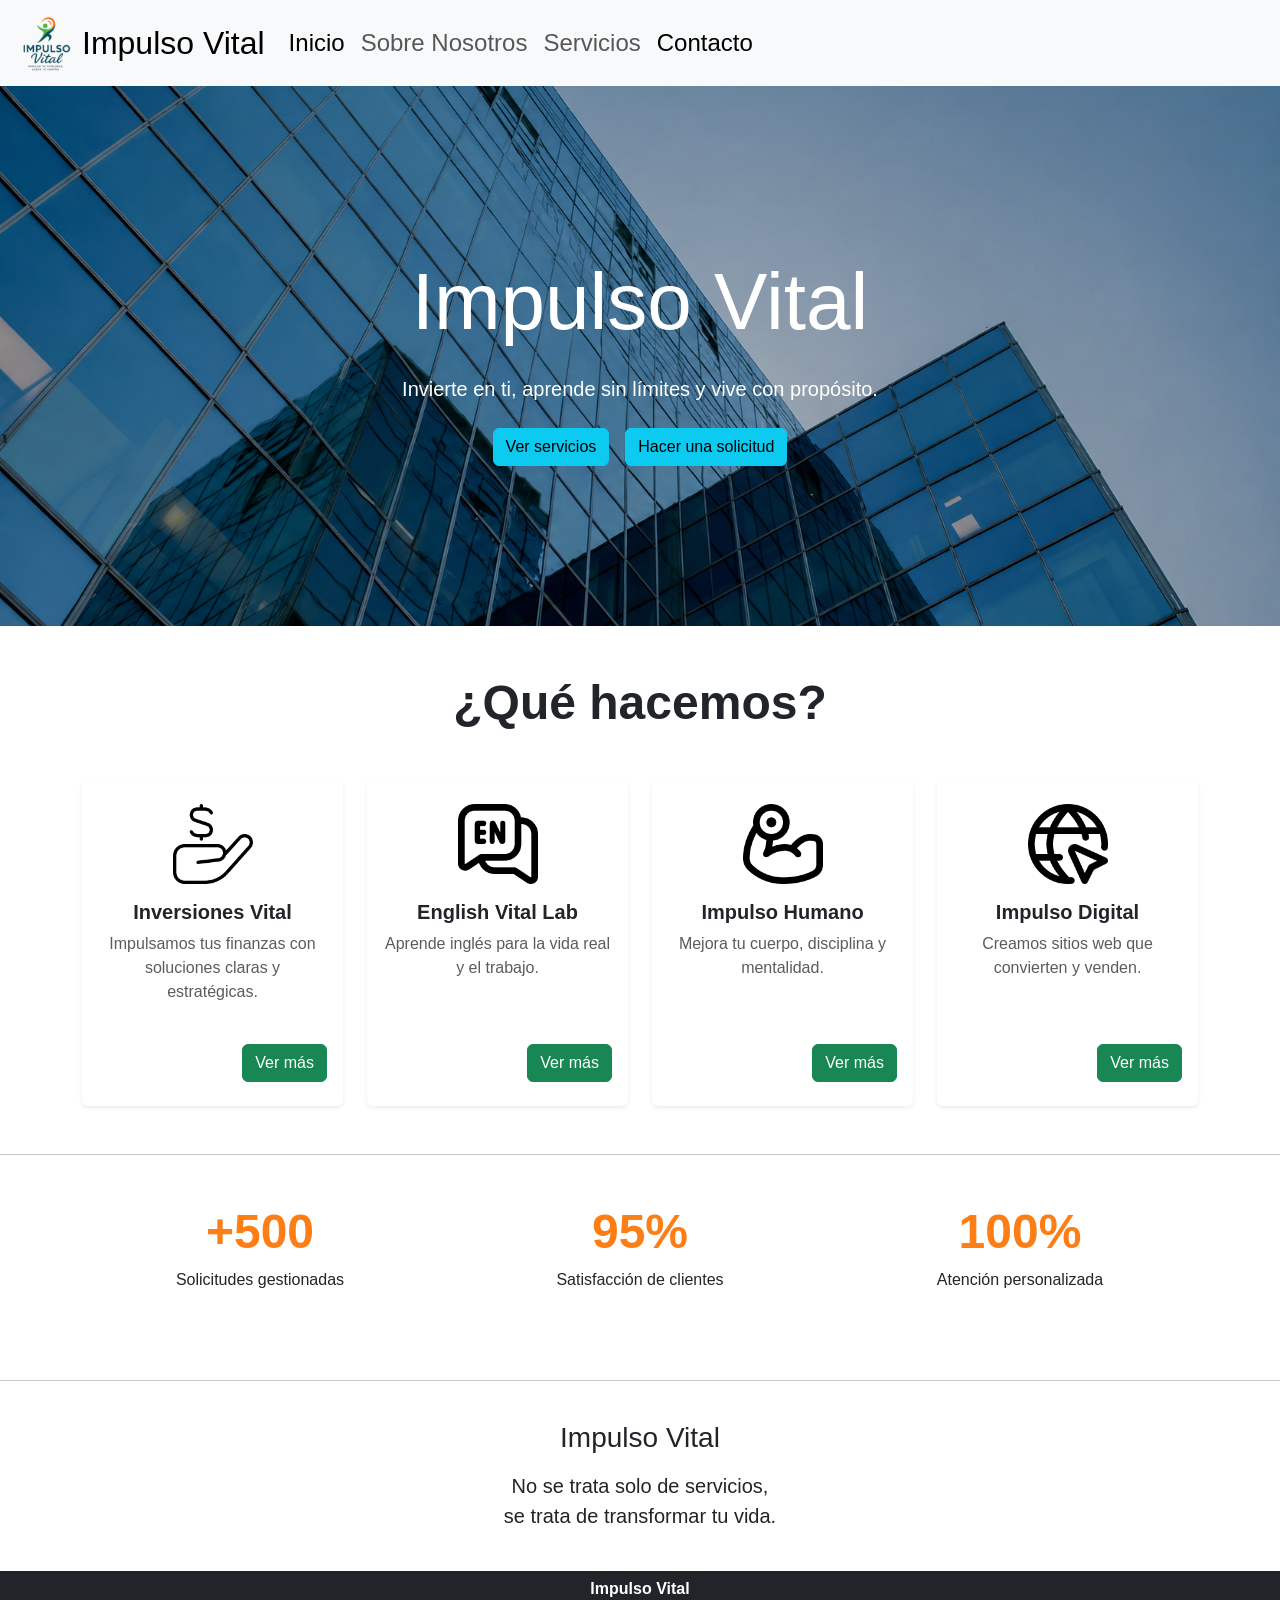
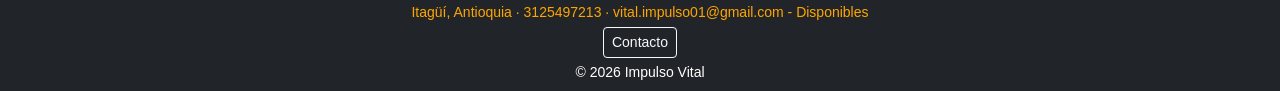
<file: index.html>
<!DOCTYPE html>
<html lang="es">

<head>
    <meta charset="UTF-8">
    <meta name="viewport" content="width=device-width, initial-scale=1.0">
    <title>Impulso Vital Inicio</title>
    <meta name="description"
        content="Servicios de créditos, entrenamiento personal, creación web y clases de inglés. Impulsa tu vida y tu negocio">
    <meta name="robots" content="noindex, nofollow">
    <link rel="icon" href="favicon.ico" type="image/x-icon">
    <link href="https://cdn.jsdelivr.net/npm/bootstrap@5.3.8/dist/css/bootstrap.min.css" rel="stylesheet">
    <link href="estilos-main.css" rel="stylesheet">
</head>

<body>
    <header>
        <nav class="navbar navbar-expand-lg bg-body-tertiary">
            <div class="container-fluid">
                <a href="index.html">
                    <img src="img/logo.png" alt="impulso vital logo" height="70">
                </a>
                <a class="navbar-brand fs-2" href="index.html">Impulso Vital</a>
                <button class="navbar-toggler" type="button" data-bs-toggle="collapse"
                    data-bs-target="#navbarSupportedContent" aria-controls="navbarSupportedContent"
                    aria-expanded="false" aria-label="Toggle navigation">
                    <span class="navbar-toggler-icon"></span>
                </button>
                <div class="collapse navbar-collapse" id="navbarSupportedContent">
                    <ul class="navbar-nav me-auto mb-2 mb-lg-0">
                        <li class="nav-item">
                            <a class="nav-link active fs-4" aria-current="page" href="index.html">Inicio</a>
                        </li>
                        <li class="nav-item">
                            <a class="nav-link fs-4" href="Paginas/sobre-nosotros.html">Sobre Nosotros</a>
                        </li>
                        <li class="nav-item ">
                            <a class="nav-link fs-4" href="Paginas/servicios.html">Servicios</a>

                        </li>
                        <li class="nav-item">
                            <a class="nav-link active fs-4" aria-current="page"
                                href="Paginas/contacto.html">Contacto</a>
                        </li>
                    </ul>

                </div>
            </div>
        </nav>
    </header>

    <main>

        <div class="hero d-flex justify-content-center align-items-center">

            <section class="text-center">

                <h1 class="display-1 p-2">Impulso Vital</h1>

                <p class="lead p-2">
                    Invierte en ti, aprende sin límites y vive con propósito.
                </p>

                <div class="d-flex justify-content-center gap-3 mt-3">

                    <a href="Paginas/servicios.html" class="btn btn-info">
                        Ver servicios
                    </a>

                    <a href="Paginas/contacto.html" class="btn btn-info">
                        Hacer una solicitud
                    </a>

                </div>

            </section>

        </div>
        <section class="container my-5">

            <h2 class="text-center mb-5 display-5 fw-bold">
                ¿Qué hacemos?
            </h2>

            <div class="row g-4">

                <div class="col-12 col-md-6 col-lg-3">
                    <div class="card h-100 shadow-sm border-0 text-center movimiento">

                        <img src="img/prestamos.png" class="mx-auto mt-4" style="width: 80px;" alt="Inversiones">

                        <div class="card-body">
                            <h5 class="fw-bold">Inversiones Vital</h5>
                            <p class="text-muted">
                                Impulsamos tus finanzas con soluciones claras y estratégicas.
                            </p>
                        </div>

                        <div class="card-footer bg-transparent border-0 mb-3 text-end">
                            <a href="Servicios/prestamos.html" class="btn btn-success">
                                Ver más
                            </a>
                        </div>

                    </div>
                </div>

                <div class="col-12 col-md-6 col-lg-3">
                    <div class="card h-100 shadow-sm border-0 text-center movimiento">

                        <img src="img/ingles.png" class="mx-auto mt-4" style="width: 80px;" alt="Inglés">

                        <div class="card-body">
                            <h5 class="fw-bold">English Vital Lab</h5>
                            <p class="text-muted">
                                Aprende inglés para la vida real y el trabajo.
                            </p>
                        </div>

                        <div class="card-footer bg-transparent border-0 mb-3 text-end">
                            <a href="Servicios/ingles.html" class="btn btn-success">
                                Ver más
                            </a>
                        </div>

                    </div>
                </div>

                <div class="col-12 col-md-6 col-lg-3">
                    <div class="card h-100 shadow-sm border-0 text-center movimiento">

                        <img src="img/entrenamiento.png" class="mx-auto mt-4" style="width: 80px;" alt="Entrenamiento">

                        <div class="card-body">
                            <h5 class="fw-bold">Impulso Humano</h5>
                            <p class="text-muted">
                                Mejora tu cuerpo, disciplina y mentalidad.
                            </p>
                        </div>

                        <div class="card-footer bg-transparent border-0 mb-3 movimiento text-end">
                            <a href="Servicios/entrenamiento.html" class="btn btn-success">
                                Ver más
                            </a>
                        </div>

                    </div>
                </div>

                <div class="col-12 col-md-6 col-lg-3">
                    <div class="card h-100 shadow-sm border-0 text-center movimiento">

                        <img src="img/sitios-web.png" class="mx-auto mt-4" style="width: 80px;" alt="Web">

                        <div class="card-body">
                            <h5 class="fw-bold">Impulso Digital</h5>
                            <p class="text-muted">
                                Creamos sitios web que convierten y venden.
                            </p>
                        </div>

                        <div class="card-footer bg-transparent border-0 mb-3 text-end">
                            <a href="Servicios/sitios-web.html" class="btn btn-success">
                                Ver más
                            </a>
                        </div>

                    </div>
                </div>

            </div>

        </section>
        <hr>
        <section class="container my-5">
            <div class="row text-center ">

                <div class="col-12 col-md-4 mb-4 ">
                    <h3 class="display-5 fw-bold text-orange">+500</h3>
                    <p>Solicitudes gestionadas</p>
                </div>

                <div class="col-12 col-md-4 mb-4">
                    <h3 class="display-5 fw-bold text-orange">95%</h3>
                    <p>Satisfacción de clientes</p>
                </div>

                <div class="col-12 col-md-4 mb-4">
                    <h3 class="display-5 fw-bold text-orange">100%</h3>
                    <p>Atención personalizada</p>
                </div>

            </div>
        </section>
        <hr>

        <aside>
            <div class="rounded-4 text-center p-4">
                <h3 class="mb-3">Impulso Vital</h3>
                <p class="fs-5">
                    No se trata solo de servicios, <br>
                    se trata de transformar tu vida.
                </p>
            </div>
        </aside>

    </main>


    <footer class="bg-dark text-white py-2">
        <div class="container text-center">

            <h6 class="fw-bold mb-1">Impulso Vital</h6>

            <address id="direccion" class=" mb-1 small">
                Itagüí, Antioquia · 3125497213 · vital.impulso01@gmail.com
            </address>

            <a href="Paginas/contacto.html" class="btn btn-outline-light btn-sm py-1 px-2 mb-1">
                Contacto
            </a>

            <p class="mb-0 small">
                &copy; 2026 Impulso Vital
            </p>

        </div>
    </footer>


    <script src="https://cdn.jsdelivr.net/npm/bootstrap@5.3.8/dist/js/bootstrap.bundle.min.js"></script>
    <script src="action/index.js"></script>
</body>

</html>
</file>
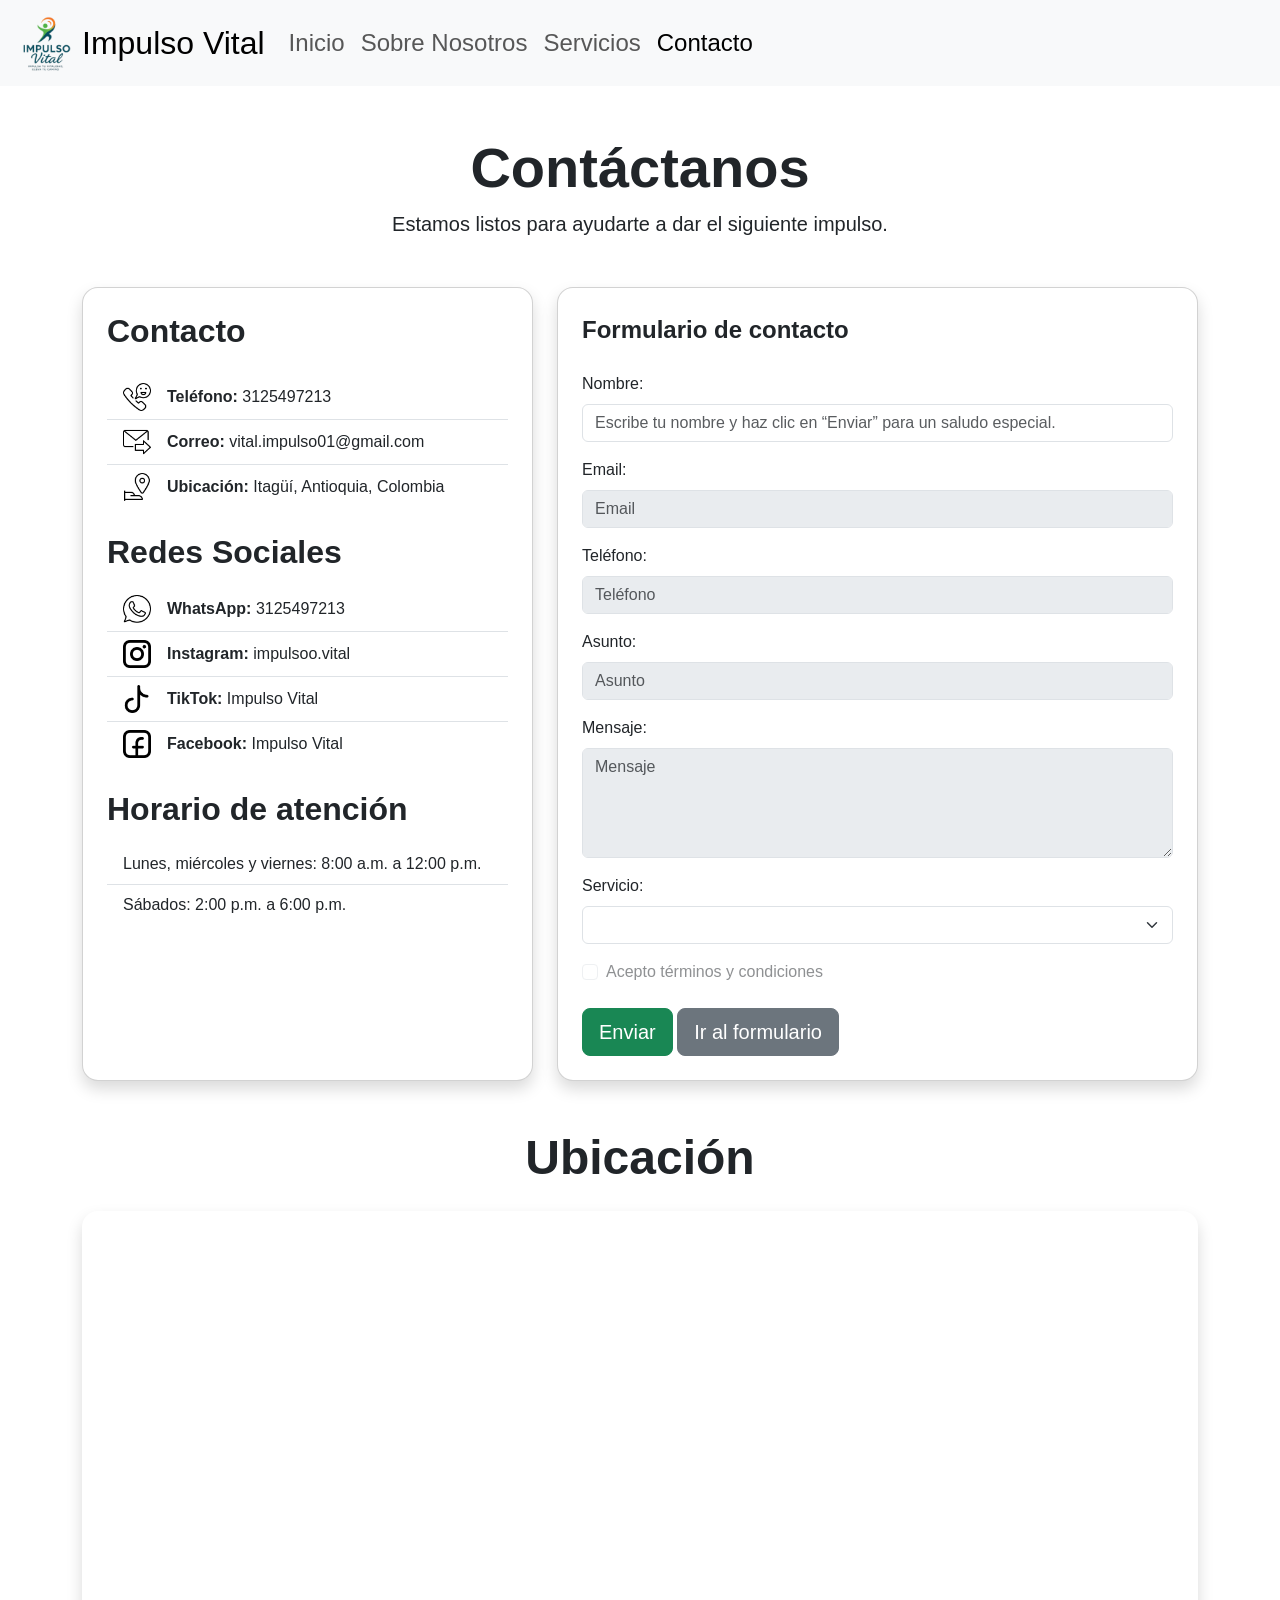
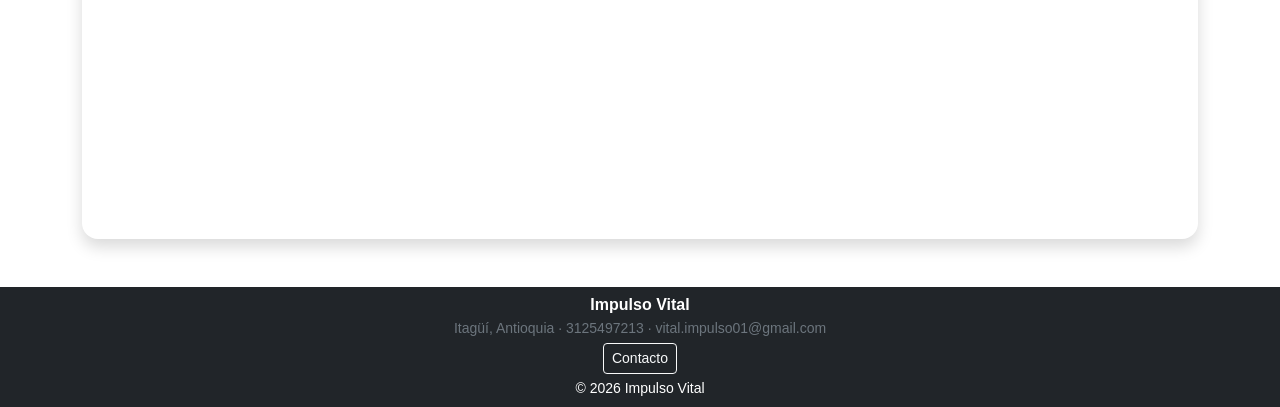
<file: Paginas/contacto.html>
<!DOCTYPE html>
<html lang="es">

<head>
  <meta charset="UTF-8">
  <meta name="viewport" content="width=device-width, initial-scale=1.0">

  <title>Contacto | Agenda Tu Asesoría con Impulso Vital</title>

  <meta name="description"
    content="Contáctame por WhatsApp o formulario. Respondo en menos de 24 horas. Hablemos de tus préstamos, entrenamiento, web o clases de inglés.">
  <meta name="robots" content="noindex, nofollow">

  <link href="https://cdn.jsdelivr.net/npm/bootstrap@5.3.8/dist/css/bootstrap.min.css" rel="stylesheet">
  <link rel="stylesheet" href="../estilos-main.css">
</head>

<body>
  <header>
    <nav class="navbar navbar-expand-lg bg-body-tertiary">
      <div class="container-fluid">

        <a href="../index.html">
          <img src="../img/logo.png" alt="impulso vital logo" height="70">
        </a>

        <a class="navbar-brand fs-2" href="../index.html">Impulso Vital</a>

        <button class="navbar-toggler" type="button" data-bs-toggle="collapse" data-bs-target="#navbarSupportedContent"
          aria-controls="navbarSupportedContent" aria-expanded="false" aria-label="Toggle navigation">
          <span class="navbar-toggler-icon"></span>
        </button>

        <div class="collapse navbar-collapse" id="navbarSupportedContent">
          <ul class="navbar-nav me-auto mb-2 mb-lg-0">

            <li class="nav-item">
              <a class="nav-link fs-4" href="../index.html">Inicio</a>
            </li>

            <li class="nav-item">
              <a class="nav-link fs-4" href="../Paginas/sobre-nosotros.html">Sobre Nosotros</a>
            </li>

            <li class="nav-item">
              <a class="nav-link fs-4" href="../Paginas/servicios.html">Servicios</a>
            </li>

            <li class="nav-item">
              <a class="nav-link active fs-4" aria-current="page" href="../Paginas/contacto.html">Contacto</a>
            </li>

          </ul>
        </div>

      </div>
    </nav>
  </header>
  <main>
    <section class="container my-5 text-center">
      <h1 class="display-4 fw-bold">Contáctanos</h1>
      <p class="lead">Estamos listos para ayudarte a dar el siguiente impulso.</p>
    </section>
    <section class="container my-5 ">
      <div class="row g-4 movimiento">

        <div class="col-12 col-lg-5">
          <div class="card shadow rounded-4 h-100">
            <div class="card-body p-4">

              <h2 class="fw-bold mb-4">Contacto</h2>

              <ul class="list-group list-group-flush mb-4">
                <li class="list-group-item d-flex align-items-center gap-3">
                  <img src="../img/phonelogo.png" alt="Icono de teléfono" width="28" height="28">
                  <span><strong>Teléfono:</strong> 3125497213</span>
                </li>

                <li class="list-group-item d-flex align-items-center gap-3">
                  <img src="../img/emaillogo.png" alt="Icono de correo" width="28" height="28">
                  <span><strong>Correo:</strong> vital.impulso01@gmail.com</span>
                </li>


                <li class="list-group-item d-flex align-items-center gap-3">
                  <img src="../img/location.png" alt="Icono de ubicación" width="28" height="28">
                  <span><strong>Ubicación:</strong> Itagüí, Antioquia, Colombia</span>
                </li>
              </ul>
              <h2 class="fw-bold mb-3">Redes Sociales</h2>
              <ul class="list-group list-group-flush mb-4">
                <li class="list-group-item d-flex align-items-center gap-3">
                  <img src="../img/whatsapp.png" alt="Icono de WhatsApp" width="28" height="28">
                  <a href="https://wa.me/573125497213" target="_blank" class="text-decoration-none text-dark">
                    <strong>WhatsApp:</strong> 3125497213
                  </a>

                </li>

                <li class="list-group-item d-flex align-items-center gap-3">
                  <img src="../img/Instagram-Logo--Streamline-Micro.png" alt="Icono de WhatsApp" width="28" height="28">
                  <a href="https://www.instagram.com/impulsoo.vital?igsh=MW51N2o0bDJqYzJtaQ%3D%3D&utm_source=qr"
                    target="_blank" class="text-decoration-none text-dark">
                    <strong>Instagram:</strong> impulsoo.vital
                  </a>
                </li>

                <li class="list-group-item d-flex align-items-center gap-3">
                  <img src="../img/Tiktok-Logo--Streamline-Micro.png" alt="Icono de WhatsApp" width="28" height="28">
                  <a href="https://www.tiktok.com/@.impulsovital?_t=ZP-900QldpyO2I&_r=1&fbclid=PAZXh0bgNhZW0CMTEAc3J0YwZhcHBfaWQMMjU2MjgxMDQwNTU4AAGnOEGS5xMB6GALW3xFVDBG8C3MH41CCWc1YLWjGT_dC3fcLVgF4lpKsg_jA2I_aem_URBJujNRQ-IHKP6b3odShg"
                    target="_blank" class="text-decoration-none text-dark">
                    <strong>TikTok:</strong> Impulso Vital
                  </a>
                </li>

                <li class="list-group-item d-flex align-items-center gap-3">
                  <img src="../img/Facebook-Logo--Streamline-Micro.png" alt="Icono de WhatsApp" width="28" height="28">
                  <a href="https://web.facebook.com/people/Impulso-Vital/61577524185716/?ref=NONE_xav_ig_profile_page_web&_rdc=1&_rdr#"
                    target="_blank" class="text-decoration-none text-dark">
                    <strong>Facebook:</strong> Impulso Vital
                  </a>
                </li>
              </ul>
              <h2 class="fw-bold mb-3">Horario de atención</h2>

              <ul class="list-group list-group-flush">
                <li class="list-group-item">
                  Lunes, miércoles y viernes: 8:00 a.m. a 12:00 p.m.
                </li>
                <li class="list-group-item">
                  Sábados: 2:00 p.m. a 6:00 p.m.
                </li>
              </ul>



            </div>
          </div>
        </div>



        <div class="col-12 col-lg-7">
          <form action="#" method="post" class="card shadow rounded-4 p-4">

            <fieldset>
              <legend class="mb-4 fw-bold">Formulario de contacto</legend>

              <div class="mb-3">
                <label for="nombre" class="form-label">Nombre:</label>
                <input id="nombre" type="text" name="nombre" class="form-control"
                  placeholder="Escribe tu nombre y haz clic en “Enviar” para un saludo especial." required>
              </div>

              <div class="mb-3">
                <label for="email" class="form-label">Email:</label>
                <input disabled id="email" type="email" name="email" class="form-control" placeholder="Email" required>
              </div>

              <div class="mb-3">
                <label for="telefono" class="form-label">Teléfono:</label>
                <input disabled id="telefono" type="tel" name="telefono" class="form-control" placeholder="Teléfono">
              </div>

              <div class="mb-3">
                <label for="asunto" class="form-label">Asunto:</label>
                <input disabled id="asunto" type="text" name="asunto" class="form-control" placeholder="Asunto"
                  required>
              </div>

              <div class="mb-3">
                <label for="mensaje" class="form-label">Mensaje:</label>
                <textarea disabled id="mensaje" name="mensaje" class="form-control" placeholder="Mensaje" rows="4"
                  required></textarea>
              </div>

              <div class="mb-3">
                <label for="servicio" class="form-label">Servicio:</label>
                <select id="servicio" name="servicio" class="form-select" required>
                  <option disabled value="">Selecciona uno</option>
                  <option disabled value="microcreditos">Microcréditos</option>
                  <option disabled value="entrenamiento">Entrenamiento deportivo</option>
                  <option disabled value="english">English Vital Lab</option>
                  <option disabled value="pagina-web">Mi página web</option>
                </select>
              </div>

              <div class="form-check mb-4">
                <input disabled id="terminos" class="form-check-input" type="checkbox" required>
                <label class="form-check-label" for="terminos">
                  Acepto términos y condiciones
                </label>
              </div>

              <button id="btnEnviar" type="button" class="btn btn-success btn-lg">
                Enviar
              </button>

              <a href="https://www.cognitoforms.com/VitalImpulse1/ImpulsoVitalFormularioDeContacto"
                class="btn btn-secondary btn-lg" target="_blank">
                Ir al formulario
              </a>

            </fieldset>

          </form>
        </div>

      </div>
    </section>
    <section class="container my-5">
      <h2 class="text-center mb-4 display-5 fw-bold">Ubicación</h2>

      <div class="ratio ratio-16x9 shadow rounded-4 overflow-hidden">
        <iframe
          src="https://www.google.com/maps/embed?pb=!1m18!1m12!1m3!1d991.6777999184603!2d-75.61461353044872!3d6.169412532951682!2m3!1f0!2f0!3f0!3m2!1i1024!2i768!4f13.1!3m3!1m2!1s0x8e46831868bd949d%3A0x4d113a55de009e3!2sImpulso%20Vital!5e0!3m2!1ses-419!2sco!4v1776226014756!5m2!1ses-419!2sco"
          title="Mapa de ubicación de Impulso Vital" allowfullscreen loading="lazy"
          referrerpolicy="no-referrer-when-downgrade">
        </iframe>
      </div>
    </section>

  </main>

  <footer class="bg-dark text-white py-2">
    <div class="container text-center">

      <h6 class="fw-bold mb-1">Impulso Vital</h6>

      <address id="info-contacto" class="text-secondary mb-1 small">
        Itagüí, Antioquia · 3125497213 · vital.impulso01@gmail.com
      </address>

      <a href="https://www.cognitoforms.com/VitalImpulse1/ImpulsoVitalFormularioDeContacto"
        class="btn btn-outline-light btn-sm py-1 px-2 mb-1" target="_blank">
        Contacto
      </a>

      <p class="mb-0 small">
        &copy; 2026 Impulso Vital
      </p>

    </div>
  </footer>

  <script src="https://cdn.jsdelivr.net/npm/bootstrap@5.3.8/dist/js/bootstrap.bundle.min.js"></script>
  <script src="../action/contacto.js"></script>
</body>

</html>
</file>
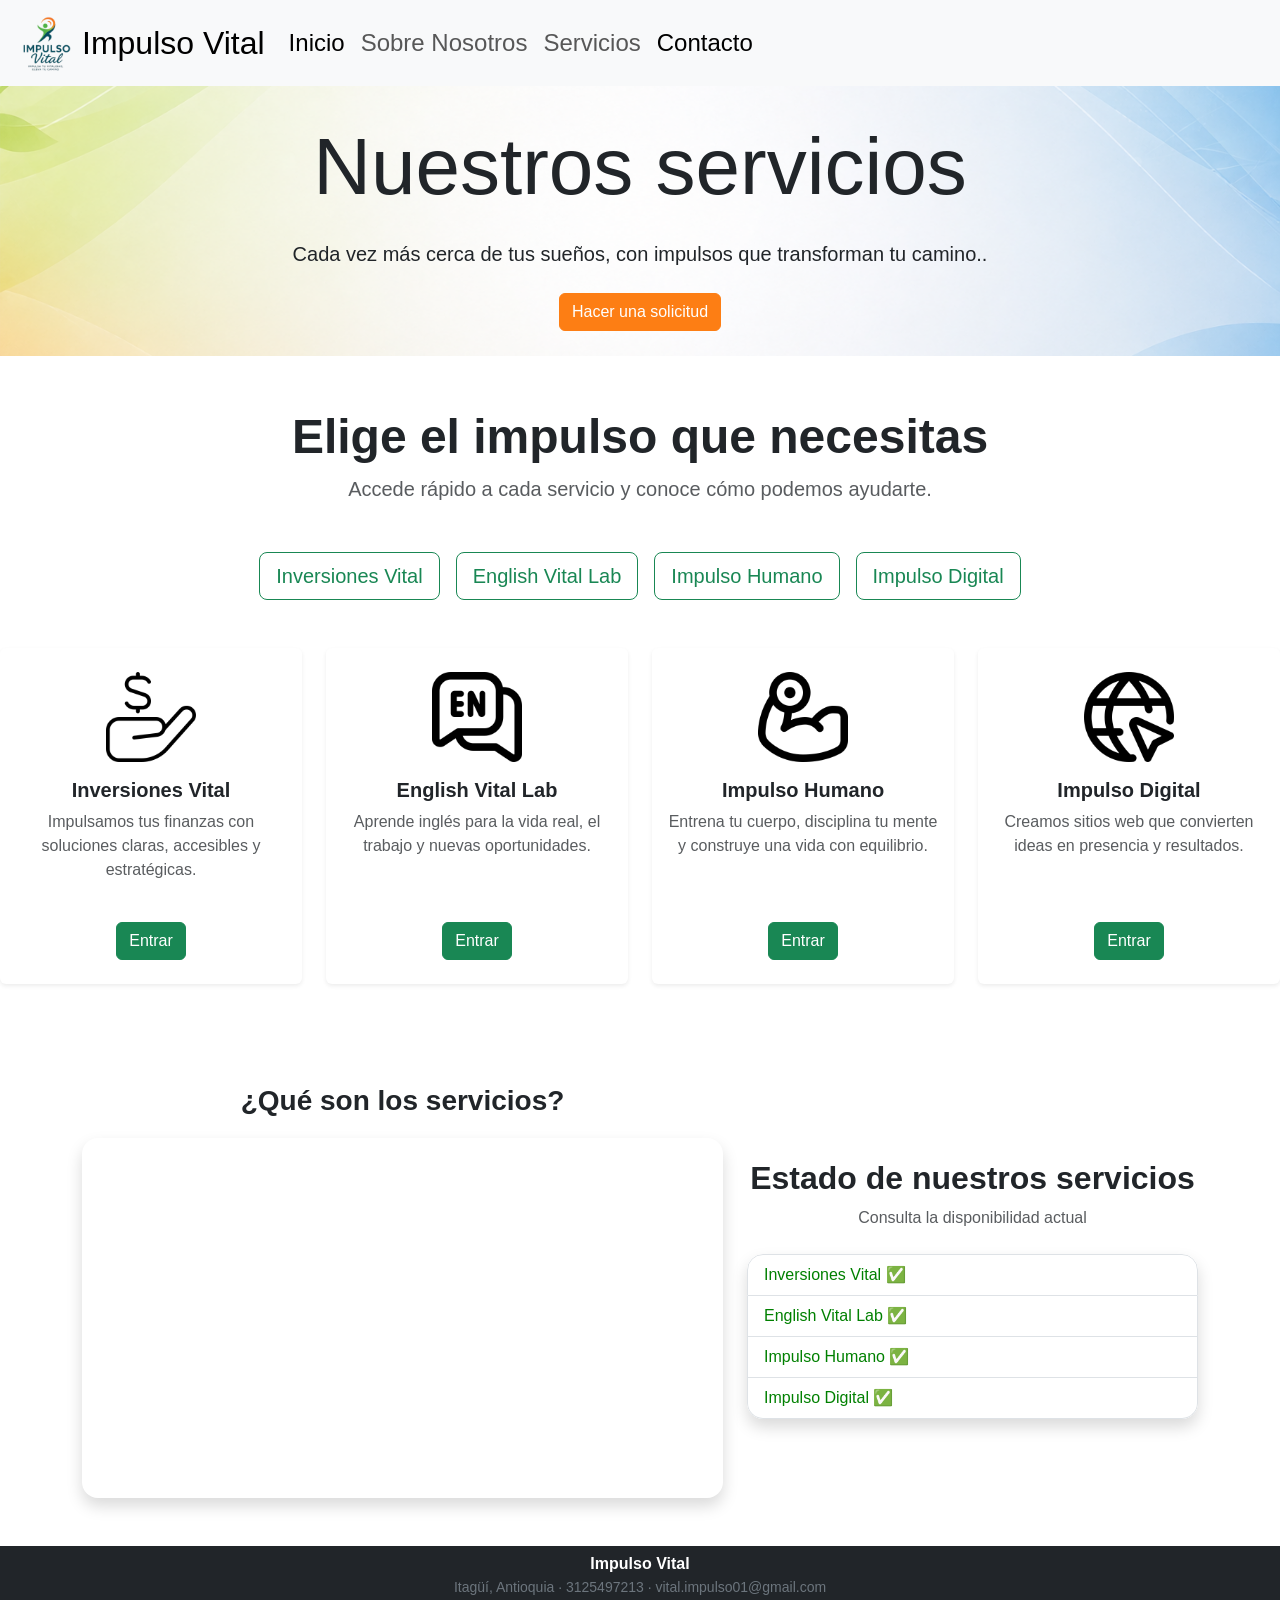
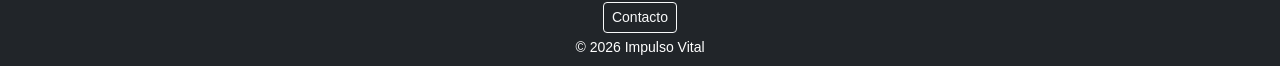
<file: Paginas/servicios.html>
<!DOCTYPE html>
<html lang="es">

<head>
  <meta charset="UTF-8">
  <meta name="viewport" content="width=device-width, initial-scale=1.0">
  <title>Todos Nuestros Servicios | Impulso Vital</title>
  <meta name="description" content="Conoce los 4 servicios de Impulso Vital: préstamos personales, entrenamiento en gym,
    desarrollo web y clases de inglés personalizadas.">
  <meta name="robots" content="noindex, nofollow">

  <link href="https://cdn.jsdelivr.net/npm/bootstrap@5.3.8/dist/css/bootstrap.min.css" rel="stylesheet">
  <link rel="stylesheet" href="../estilos-main.css">
</head>

<body>
  <header>

    <nav class="navbar navbar-expand-lg bg-body-tertiary">
      <div class="container-fluid">
        <a href="../index.html">
          <img src="../img/logo.png" alt="impulso vital logo" height="70">
        </a>
        <a class="navbar-brand fs-2" href="../index.html">Impulso Vital</a>
        <button class="navbar-toggler" type="button" data-bs-toggle="collapse" data-bs-target="#navbarSupportedContent"
          aria-controls="navbarSupportedContent" aria-expanded="false" aria-label="Toggle navigation">
          <span class="navbar-toggler-icon"></span>
        </button>
        <div class="collapse navbar-collapse" id="navbarSupportedContent">
          <ul class="navbar-nav me-auto mb-2 mb-lg-0">
            <li class="nav-item">
              <a class="nav-link active fs-4" aria-current="page" href="../index.html">Inicio</a>
            </li>
            <li class="nav-item">
              <a class="nav-link fs-4" href="../Paginas/sobre-nosotros.html">Sobre Nosotros</a>
            </li>
            <li class="nav-item dropdown">
              <a class="nav-link fs-4" href="../Paginas/servicios.html">Servicios</a>

            </li>
            <li class="nav-item">
              <a class="nav-link active fs-4" aria-current="page" href="../Paginas/contacto.html">Contacto</a>
            </li>
          </ul>

        </div>
      </div>
    </nav>
  </header>
  <main>

    <section>
      <div class="hero heroservicios d-flex justify-content-center align-items-center">

        <section class="text-center">

          <h1 class="display-1 p-2 text-dark">Nuestros servicios</h1>

          <p class="lead p-2 text-dark">
            Cada vez más cerca de tus sueños, con impulsos que transforman tu camino..
          </p>
          <div class="d-flex justify-content-center gap-3 mt-3">


            <a href="../Paginas/contacto.html" class="btn btn-orange">
              Hacer una solicitud
            </a>
          </div>
        </section>
      </div>
    </section>


    <section class=" my-1 py-5  rounded-4">

      <div class="text-center mb-5">
        <h2 class="display-5 fw-bold">Elige el impulso que necesitas</h2>
        <p class="lead text-muted">
          Accede rápido a cada servicio y conoce cómo podemos ayudarte.
        </p>
      </div>

      <div class="d-flex flex-wrap justify-content-center gap-3 mb-5">
        <a href="../Servicios/prestamos.html" class="btn btn-outline-success btn-lg">Inversiones Vital</a>
        <a href="../Servicios/ingles.html" class="btn btn-outline-success btn-lg">English Vital Lab</a>
        <a href="../Servicios/entrenamiento.html" class="btn btn-outline-success btn-lg">Impulso Humano</a>
        <a href="../Servicios/sitios-web.html" class="btn btn-outline-success btn-lg">Impulso Digital</a>
      </div>

      <div class="row g-4">

        <div class="col-12 col-md-6 col-lg-3">
          <div class="card h-100 shadow-sm border-0 text-center position-relative movimiento">
            <img src="../img/prestamos.png" class="mx-auto mt-4" style="width: 90px;" alt="Inversiones Vital">
            <div class="card-body">
              <h5 class="fw-bold">Inversiones Vital</h5>
              <p class="text-muted">
                Impulsamos tus finanzas con soluciones claras, accesibles y estratégicas.
              </p>
              <a href="../Servicios/prestamos.html" class="stretched-link"></a>
            </div>
            <div class="card-footer bg-transparent border-0 mb-3">
              <span class="btn btn-success">Entrar</span>
            </div>
          </div>
        </div>

        <div class="col-12 col-md-6 col-lg-3">
          <div class="card h-100 shadow-sm border-0 text-center position-relative movimiento">
            <img src="../img/ingles.png" class="mx-auto mt-4" style="width: 90px;" alt="English Vital Lab">
            <div class="card-body">
              <h5 class="fw-bold">English Vital Lab</h5>
              <p class="text-muted">
                Aprende inglés para la vida real, el trabajo y nuevas oportunidades.
              </p>
              <a href="../Servicios/ingles.html" class="stretched-link"></a>
            </div>
            <div class="card-footer bg-transparent border-0 mb-3">
              <span class="btn btn-success">Entrar</span>
            </div>
          </div>
        </div>

        <div class="col-12 col-md-6 col-lg-3">
          <div class="card h-100 shadow-sm border-0 text-center position-relative movimiento">
            <img src="../img/entrenamiento.png" class="mx-auto mt-4" style="width: 90px;" alt="Impulso Humano">
            <div class="card-body">
              <h5 class="fw-bold">Impulso Humano</h5>
              <p class="text-muted">
                Entrena tu cuerpo, disciplina tu mente y construye una vida con equilibrio.
              </p>
              <a href="../Servicios/entrenamiento.html" class="stretched-link"></a>
            </div>
            <div class="card-footer bg-transparent border-0 mb-3">
              <span class="btn btn-success">Entrar</span>
            </div>
          </div>
        </div>

        <div class="col-12 col-md-6 col-lg-3">
          <div class="card h-100 shadow-sm border-0 text-center position-relative movimiento">
            <img src="../img/sitios-web.png" class="mx-auto mt-4" style="width: 90px;" alt="Impulso Digital">
            <div class="card-body">
              <h5 class="fw-bold">Impulso Digital</h5>
              <p class="text-muted">
                Creamos sitios web que convierten ideas en presencia y resultados.
              </p>
              <a href="../Servicios/sitios-web.html" class="stretched-link"></a>
            </div>
            <div class="card-footer bg-transparent border-0 mb-3">
              <span class="btn btn-success">Entrar</span>
            </div>
          </div>
        </div>

      </div>

    </section>



    <section class="container my-5">

      <div class="row align-items-center g-4">


        <div class="col-12 col-lg-7">

          <div class="text-center fw-bold fs-3 mb-3">
            ¿Qué son los servicios?
          </div>

          <div class="ratio ratio-16x9 shadow rounded-4 overflow-hidden">
            <iframe src="https://www.youtube.com/embed/PsAhMpLZinM?si=lMvXQAtCMff4hLxA" title="YouTube video player"
              allowfullscreen>
            </iframe>
          </div>

        </div>


        <div class="col-12 col-lg-5">

          <div class="text-center mb-4">
            <h2 class="fw-bold">Estado de nuestros servicios</h2>
            <p class="text-muted">Consulta la disponibilidad actual</p>
          </div>

          <ul class="list-group shadow rounded-4 overflow-hidden">

            <li class="list-group-item">Inversiones Vital</li>
            <li class="list-group-item">English Vital Lab</li>
            <li class="list-group-item">Impulso Humano</li>
            <li class="list-group-item">Impulso Digital</li>

          </ul>

        </div>

      </div>

    </section>
  </main>

  <footer class="bg-dark text-white py-2">
    <div class="container text-center">

      <h6 class="fw-bold mb-1">Impulso Vital</h6>

      <address id="info-contacto" class="text-secondary mb-1 small">
        Itagüí, Antioquia · 3125497213 · vital.impulso01@gmail.com
      </address>

      <a href="../Paginas/contacto.html" class="btn btn-outline-light btn-sm py-1 px-2 mb-1">
        Contacto
      </a>

      <p class="mb-0 small">
        &copy; 2026 Impulso Vital
      </p>

    </div>
  </footer>

  <script src="../action/servicios.js"></script>
</body>

</html>
</file>
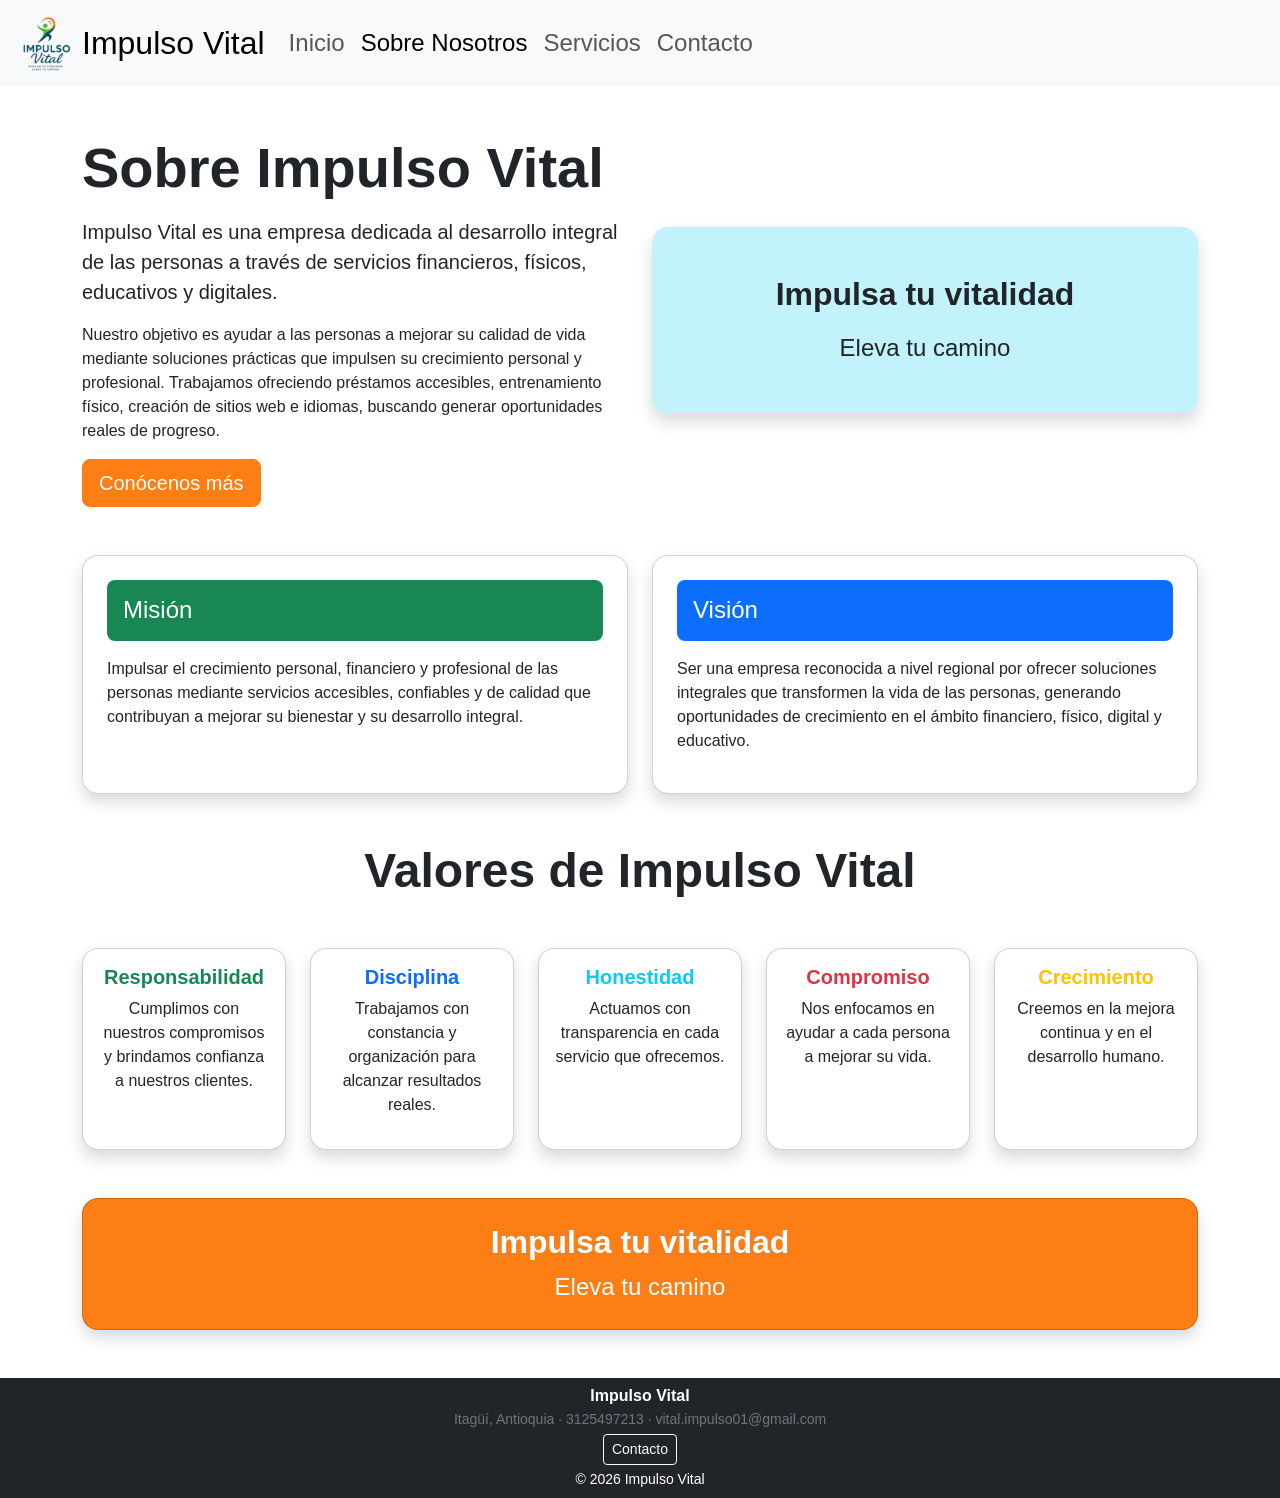
<file: Paginas/sobre-nosotros.html>
<!DOCTYPE html>
<html lang="es">

<head>
    <meta charset="UTF-8">
    <meta name="viewport" content="width=device-width, initial-scale=1.0">

    <title>Sobre Nosotros | Conoce a Impulso Vital</title>

    <meta name="description"
        content="Descubre quién está detrás de Impulso Vital. Mi experiencia en finanzas, fitness, desarrollo web e inglés a tu servicio.">
    <meta name="robots" content="noindex, nofollow">

    <link href="https://cdn.jsdelivr.net/npm/bootstrap@5.3.8/dist/css/bootstrap.min.css" rel="stylesheet">
    <link rel="stylesheet" href="../estilos-main.css">
</head>

<body>

    <header>
        <nav class="navbar navbar-expand-lg bg-body-tertiary">
            <div class="container-fluid">

                <a href="../index.html">
                    <img src="../img/logo.png" alt="impulso vital logo" height="70">
                </a>

                <a class="navbar-brand fs-2" href="../index.html">Impulso Vital</a>

                <button class="navbar-toggler" type="button" data-bs-toggle="collapse"
                    data-bs-target="#navbarSupportedContent" aria-controls="navbarSupportedContent"
                    aria-expanded="false" aria-label="Toggle navigation">
                    <span class="navbar-toggler-icon"></span>
                </button>

                <div class="collapse navbar-collapse" id="navbarSupportedContent">
                    <ul class="navbar-nav me-auto mb-2 mb-lg-0">

                        <li class="nav-item">
                            <a class="nav-link fs-4" href="../index.html">Inicio</a>
                        </li>

                        <li class="nav-item">
                            <a class="nav-link active fs-4" aria-current="page"
                                href="../Paginas/sobre-nosotros.html">Sobre Nosotros</a>
                        </li>

                        <li class="nav-item">
                            <a class="nav-link fs-4" href="../Paginas/servicios.html">Servicios</a>
                        </li>

                        <li class="nav-item">
                            <a class="nav-link fs-4" href="../Paginas/contacto.html">Contacto</a>
                        </li>

                    </ul>
                </div>

            </div>
        </nav>
    </header>

    <main>

        <section class="container my-5">
            <div class="row align-items-center g-4">

                <div class="col-12 col-lg-6">
                    <h1 class="display-4 fw-bold mb-3">Sobre Impulso Vital</h1>

                    <p class="lead">
                        Impulso Vital es una empresa dedicada al desarrollo integral de las personas a través de
                        servicios
                        financieros, físicos, educativos y digitales.
                    </p>

                    <p>
                        Nuestro objetivo es ayudar a las personas a mejorar su calidad de vida mediante soluciones
                        prácticas
                        que impulsen su crecimiento personal y profesional. Trabajamos ofreciendo préstamos accesibles,
                        entrenamiento físico, creación de sitios web e idiomas, buscando generar oportunidades reales de
                        progreso.
                    </p>

                    <a href="../Paginas/contacto.html" class="btn btn-orange btn-lg">
                        Conócenos más
                    </a>
                </div>

                <div class="col-12 col-lg-6">
                    <div class="card shadow rounded-4 bg-info bg-opacity-25 border-0">
                        <div class="card-body text-center p-5">
                            <h2 class="fw-bold mb-3">Impulsa tu vitalidad</h2>
                            <p class="fs-4 mb-0">Eleva tu camino</p>
                        </div>
                    </div>
                </div>

            </div>
        </section>

        <section class="container my-5">
            <div class="row g-4">

                <div class="col-12 col-md-6">
                    <div class="card shadow rounded-4 h-100">
                        <div class="card-body p-4">
                            <div class="bg-success text-white rounded-3 p-3 mb-3">
                                <h2 class="h4 mb-0">Misión</h2>
                            </div>

                            <p>
                                Impulsar el crecimiento personal, financiero y profesional de las personas mediante
                                servicios
                                accesibles, confiables y de calidad que contribuyan a mejorar su bienestar y su
                                desarrollo integral.
                            </p>
                        </div>
                    </div>
                </div>

                <div class="col-12 col-md-6">
                    <div class="card shadow rounded-4 h-100">
                        <div class="card-body p-4">
                            <div class="bg-primary text-white rounded-3 p-3 mb-3">
                                <h2 class="h4 mb-0">Visión</h2>
                            </div>

                            <p>
                                Ser una empresa reconocida a nivel regional por ofrecer soluciones integrales que
                                transformen la vida de
                                las personas, generando oportunidades de crecimiento en el ámbito financiero, físico,
                                digital y educativo.
                            </p>
                        </div>
                    </div>
                </div>

            </div>
        </section>

        <section class="container my-5">

            <h2 class="text-center display-5 fw-bold mb-5">
                Valores de Impulso Vital
            </h2>

            <div class="row g-4">

                <div class="col-12 col-md-6 col-lg">
                    <div class="card shadow rounded-4 h-100 text-center">
                        <div class="card-body">
                            <h5 class="fw-bold text-success">Responsabilidad</h5>
                            <p>Cumplimos con nuestros compromisos y brindamos confianza a nuestros clientes.</p>
                        </div>
                    </div>
                </div>

                <div class="col-12 col-md-6 col-lg">
                    <div class="card shadow rounded-4 h-100 text-center">
                        <div class="card-body">
                            <h5 class="fw-bold text-primary">Disciplina</h5>
                            <p>Trabajamos con constancia y organización para alcanzar resultados reales.</p>
                        </div>
                    </div>
                </div>

                <div class="col-12 col-md-6 col-lg">
                    <div class="card shadow rounded-4 h-100 text-center">
                        <div class="card-body">
                            <h5 class="fw-bold text-info">Honestidad</h5>
                            <p>Actuamos con transparencia en cada servicio que ofrecemos.</p>
                        </div>
                    </div>
                </div>

                <div class="col-12 col-md-6 col-lg">
                    <div class="card shadow rounded-4 h-100 text-center">
                        <div class="card-body">
                            <h5 class="fw-bold text-danger">Compromiso</h5>
                            <p>Nos enfocamos en ayudar a cada persona a mejorar su vida.</p>
                        </div>
                    </div>
                </div>

                <div class="col-12 col-md-6 col-lg">
                    <div class="card shadow rounded-4 h-100 text-center">
                        <div class="card-body">
                            <h5 class="fw-bold text-warning">Crecimiento</h5>
                            <p>Creemos en la mejora continua y en el desarrollo humano.</p>
                        </div>
                    </div>
                </div>

            </div>

        </section>

        <aside class="container my-5">
            <div class="card shadow rounded-4 text-center p-4 bg-orange text-white">
                <h2 class="fw-bold">Impulsa tu vitalidad</h2>
                <p class="fs-4 mb-0">Eleva tu camino</p>
            </div>
        </aside>

    </main>

    <footer class="bg-dark text-white py-2">
        <div class="container text-center">

            <h6 class="fw-bold mb-1">Impulso Vital</h6>

            <address id="info-contacto" class="text-secondary mb-1 small">
                Itagüí, Antioquia · 3125497213 · vital.impulso01@gmail.com
            </address>

            <a href="../Paginas/contacto.html" class="btn btn-outline-light btn-sm py-1 px-2 mb-1">
                Contacto
            </a>

            <p class="mb-0 small">
                &copy; 2026 Impulso Vital
            </p>

        </div>
    </footer>

    <script src="https://cdn.jsdelivr.net/npm/bootstrap@5.3.8/dist/js/bootstrap.bundle.min.js"></script>

</body>

</html>
</file>
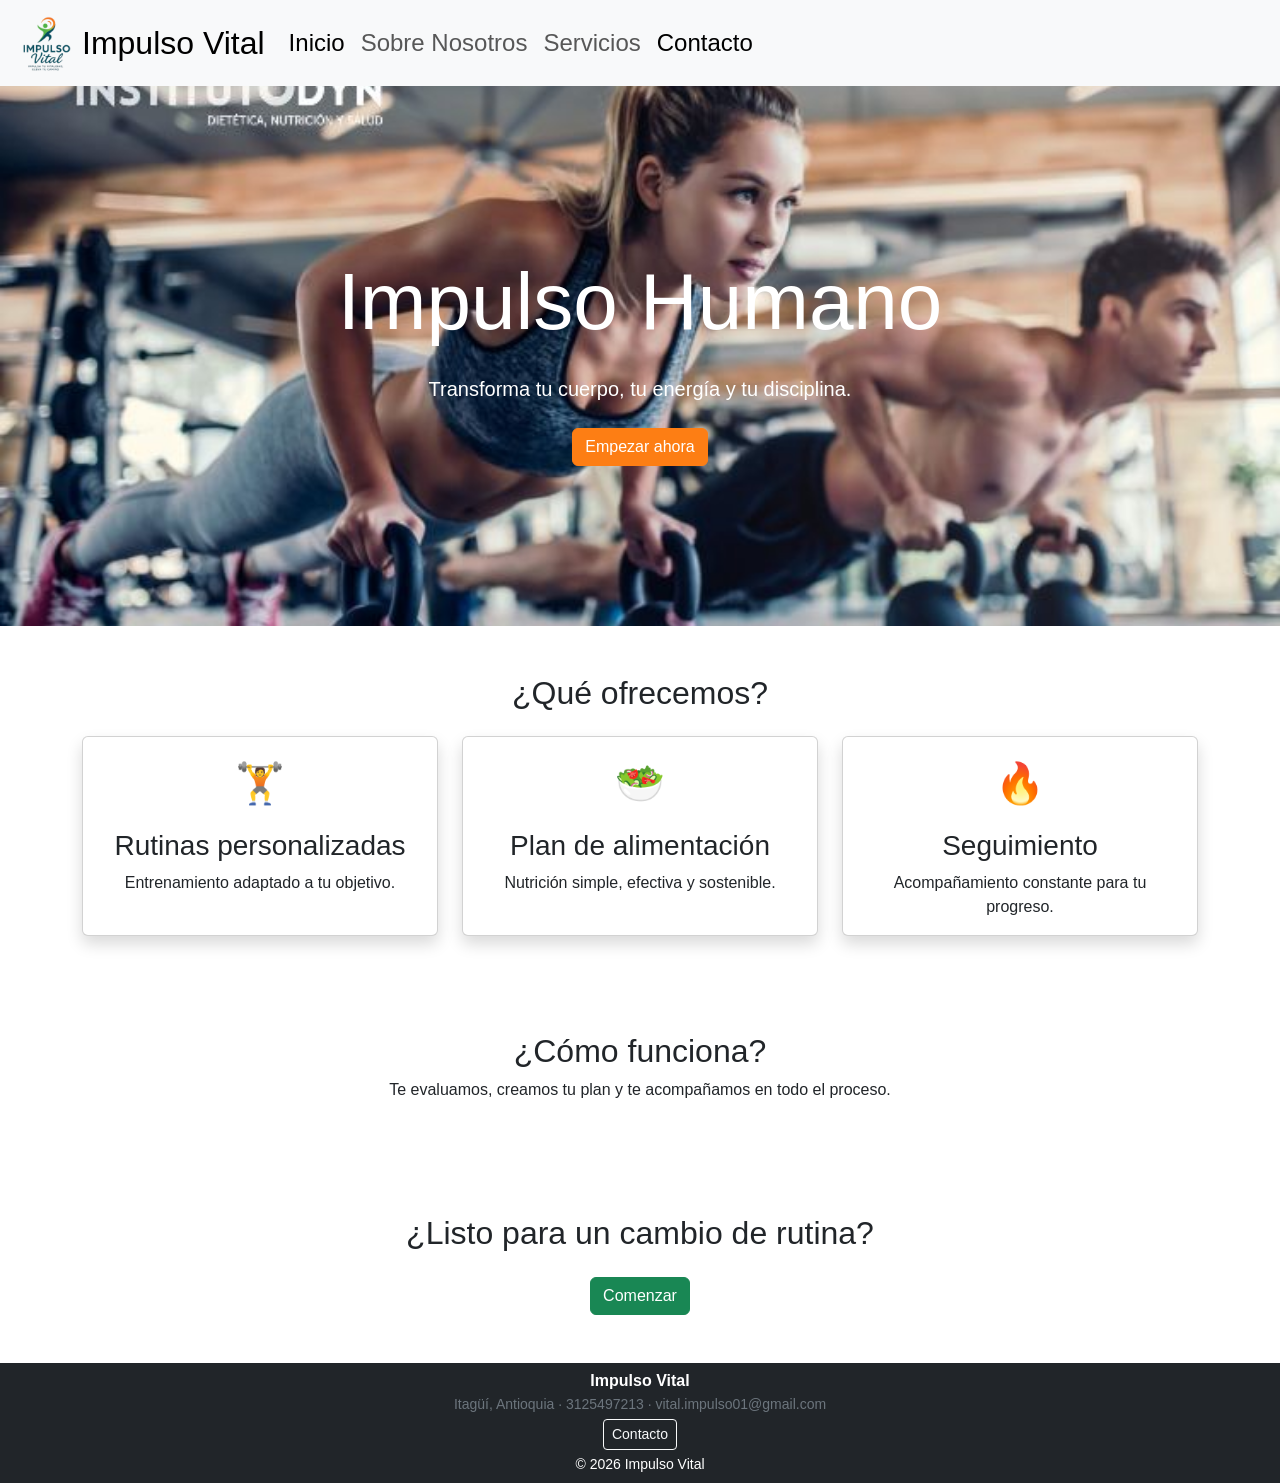
<file: Servicios/entrenamiento.html>
<!DOCTYPE html>
<html lang="es">

<head>
  <meta charset="UTF-8">
  <meta name="viewport" content="width=device-width, initial-scale=1.0">
  <title> Impulso Humano | Entrenamiento Personal en Gimnasio </title>
  <meta name="description" content="Alcanza tus metas fitness con entrenamiento personalizado en Medellín. Planes para
    principiantes y avanzados con Impulso Vital Humano.">

  <meta name="robots" content="noindex, nofollow">
  <link href="https://cdn.jsdelivr.net/npm/bootstrap@5.3.8/dist/css/bootstrap.min.css" rel="stylesheet">
  <link rel="stylesheet" href="../estilos-main.css">
</head>

<body class="d-flex flex-column min-vh-100">
  <header>

    <nav class="navbar navbar-expand-lg bg-body-tertiary">
      <div class="container-fluid">
        <a href="../index.html">
          <img src="../img/logo.png" alt="impulso vital logo" height="70">
        </a>
        <a class="navbar-brand fs-2" href="../index.html">Impulso Vital</a>
        <button class="navbar-toggler" type="button" data-bs-toggle="collapse" data-bs-target="#navbarSupportedContent"
          aria-controls="navbarSupportedContent" aria-expanded="false" aria-label="Toggle navigation">
          <span class="navbar-toggler-icon"></span>
        </button>
        <div class="collapse navbar-collapse" id="navbarSupportedContent">
          <ul class="navbar-nav me-auto mb-2 mb-lg-0">
            <li class="nav-item">
              <a class="nav-link active fs-4" aria-current="page" href="../index.html">Inicio</a>
            </li>
            <li class="nav-item">
              <a class="nav-link fs-4" href="../Paginas/sobre-nosotros.html">Sobre Nosotros</a>
            </li>
            <li class="nav-item dropdown">
              <a class="nav-link fs-4" href="../Paginas/servicios.html">Servicios</a>

            </li>
            <li class="nav-item">
              <a class="nav-link active fs-4" aria-current="page" href="../Paginas/Contacto.html">Contacto</a>
            </li>
          </ul>

        </div>
      </div>
    </nav>
  </header>
  <main class="flex-grow-1">

    <section>
      <div class="hero heroentrenamiento d-flex justify-content-center align-items-center">

        <section class="text-center">

          <h1 class="display-1 p-2 text-white">Impulso Humano</h1>

          <p class="lead p-2 text-white">
            Transforma tu cuerpo, tu energía y tu disciplina.
          </p>

          <div class="d-flex justify-content-center gap-3 mt-3">
            <a href="../Paginas/contacto.html" class="btn btn-orange">
              Empezar ahora
            </a>
          </div>

        </section>
      </div>
    </section>

    <section class="container py-5">
      <h2 class="text-center mb-4">¿Qué ofrecemos?</h2>

      <div class="row g-4">

        <div class="col-md-4">
          <div class="card h-100 text-center shadow">
            <div class="card-body">
              <div class="fs-1 mb-3">🏋️</div>
              <h3 class="card-title">Rutinas personalizadas</h3>
              <p class="card-text">
                Entrenamiento adaptado a tu objetivo.
              </p>
            </div>
          </div>
        </div>

        <div class="col-md-4">
          <div class="card h-100 text-center shadow">
            <div class="card-body">
              <div class="fs-1 mb-3">🥗</div>
              <h3 class="card-title">Plan de alimentación</h3>
              <p class="card-text">
                Nutrición simple, efectiva y sostenible.
              </p>
            </div>
          </div>
        </div>

        <div class="col-md-4">
          <div class="card h-100 text-center shadow">
            <div class="card-body">
              <div class="fs-1 mb-3">🔥</div>
              <h3 class="card-title">Seguimiento</h3>
              <p class="card-text">
                Acompañamiento constante para tu progreso.
              </p>
            </div>
          </div>
        </div>

      </div>
    </section>

    <section class="container py-5 text-center">
      <h2>¿Cómo funciona?</h2>
      <p>Te evaluamos, creamos tu plan y te acompañamos en todo el proceso.</p>
    </section>

    <section class="container py-5 text-center">
      <h2>¿Listo para un cambio de rutina?</h2>
      <a href="../Paginas/contacto.html" class="btn btn-success mt-3">
        Comenzar
      </a>
    </section>

  </main>



  <footer class="bg-dark text-white py-2">
    <div class="container text-center">

      <h6 class="fw-bold mb-1">Impulso Vital</h6>

      <address id="info-contacto" class="text-secondary mb-1 small">
        Itagüí, Antioquia · 3125497213 · vital.impulso01@gmail.com
      </address>

      <a href="../Paginas/contacto.html" class="btn btn-outline-light btn-sm py-1 px-2 mb-1">
        Contacto
      </a>

      <p class="mb-0 small">
        &copy; 2026 Impulso Vital
      </p>

    </div>
  </footer>
</body>

</html>
</file>
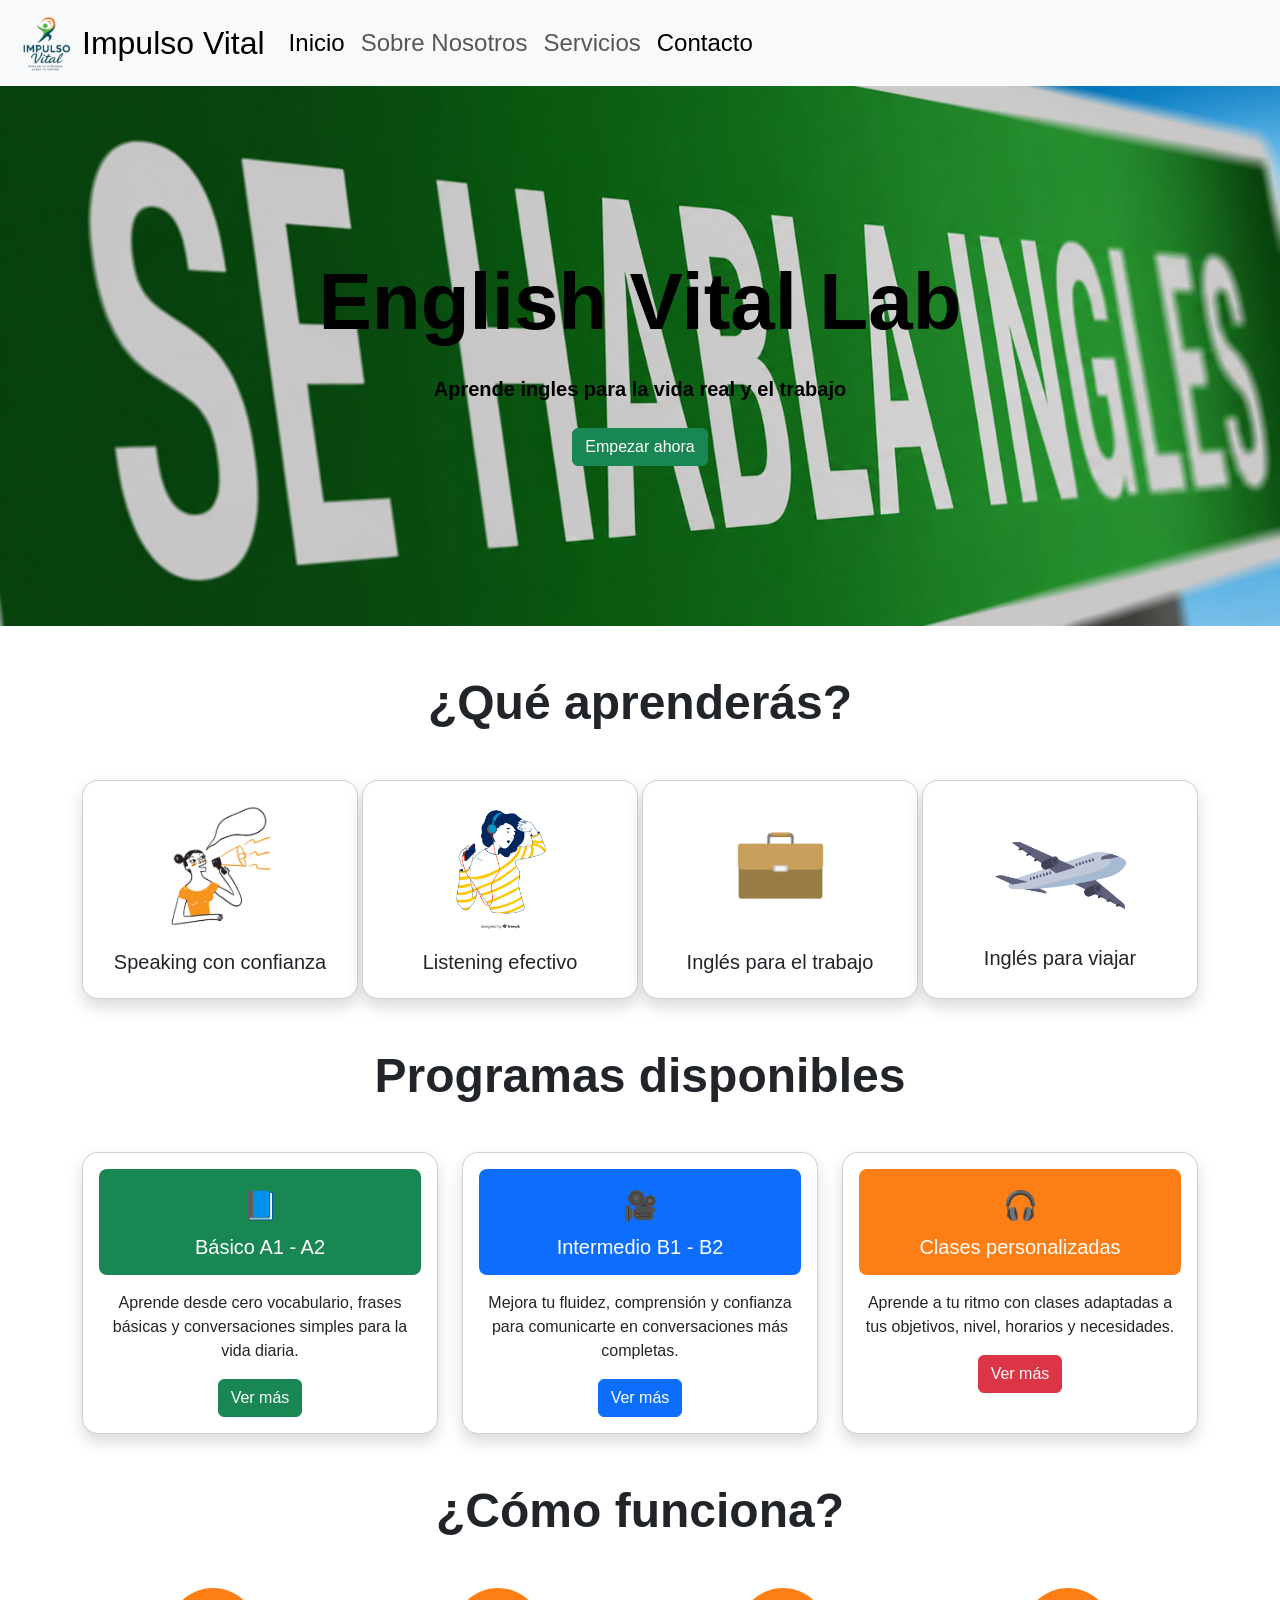
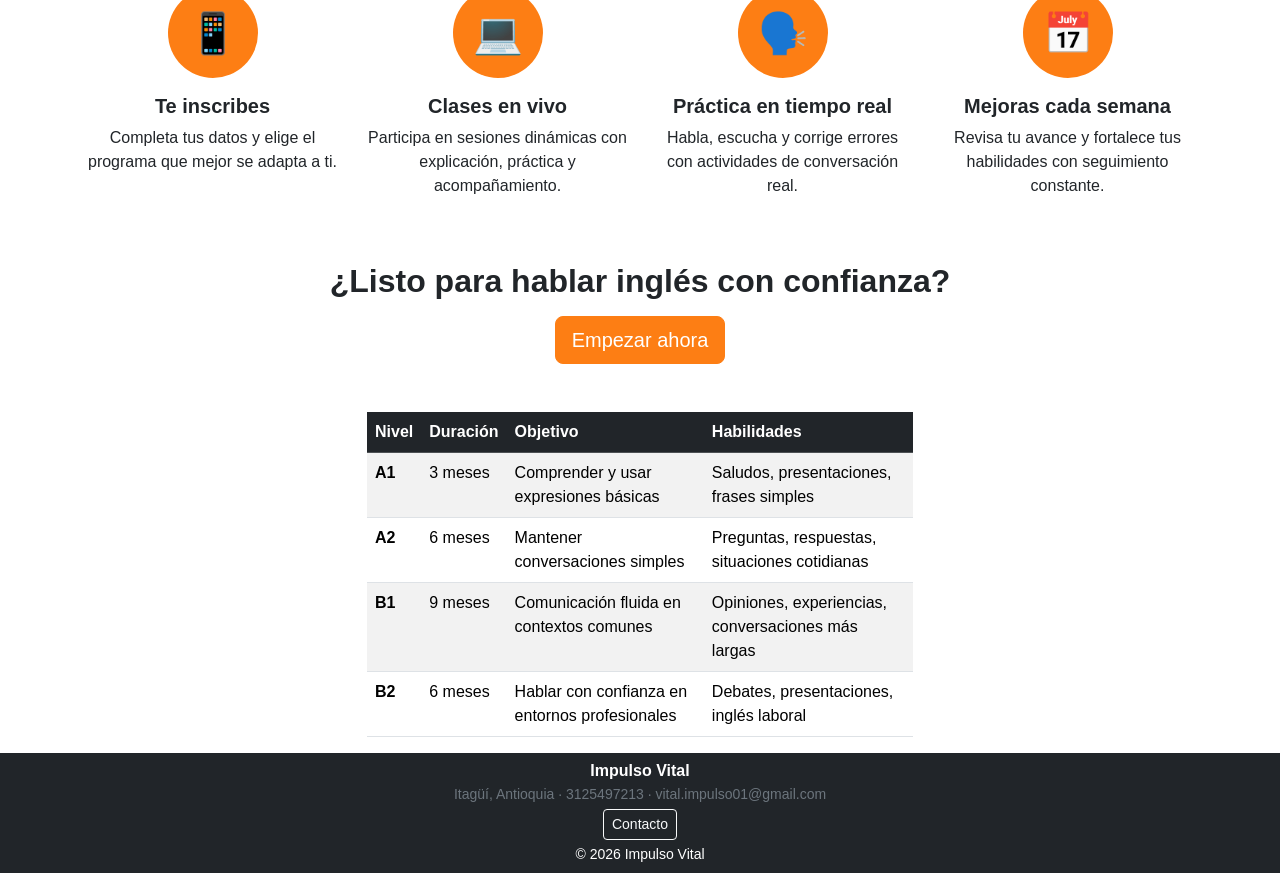
<file: Servicios/ingles.html>
<!DOCTYPE html>
<html lang="es">

<head>
  <meta charset="UTF-8">
  <meta name="viewport" content="width=device-width, initial-scale=1.0">
  <title> English Vital Lab | Clases de Inglés Personalizadas </title>
  <meta name="description" content="Aprende inglés conversacional y de negocios con un profe activo. Clases online y
    presenciales en Medellín. Agenda tu clase de prueba.">

  <meta name="robots" content="noindex, nofollow">
  <link href="https://cdn.jsdelivr.net/npm/bootstrap@5.3.8/dist/css/bootstrap.min.css" rel="stylesheet">
  <link rel="stylesheet" href="../estilos-main.css">
</head>

<body>
  <header>

    <nav class="navbar navbar-expand-lg bg-body-tertiary">
      <div class="container-fluid">
        <a href="../index.html">
          <img src="../img/logo.png" alt="impulso vital logo" height="70">
        </a>
        <a class="navbar-brand fs-2" href="../index.html">Impulso Vital</a>
        <button class="navbar-toggler" type="button" data-bs-toggle="collapse" data-bs-target="#navbarSupportedContent"
          aria-controls="navbarSupportedContent" aria-expanded="false" aria-label="Toggle navigation">
          <span class="navbar-toggler-icon"></span>
        </button>
        <div class="collapse navbar-collapse" id="navbarSupportedContent">
          <ul class="navbar-nav me-auto mb-2 mb-lg-0">
            <li class="nav-item">
              <a class="nav-link active fs-4" aria-current="page" href="../index.html">Inicio</a>
            </li>
            <li class="nav-item">
              <a class="nav-link fs-4" href="../Paginas/sobre-nosotros.html">Sobre Nosotros</a>
            </li>
            <li class="nav-item dropdown">
              <a class="nav-link fs-4" href="../Paginas/servicios.html">Servicios</a>

            </li>
            <li class="nav-item">
              <a class="nav-link active fs-4" aria-current="page" href="../Paginas/contacto.html">Contacto</a>
            </li>
          </ul>

        </div>
      </div>
    </nav>
  </header>
  <main>
    <section>
      <div class="hero heroingles d-flex justify-content-center align-items-center">

        <section class="text-center">

          <h1 class="display-1 p-2 text-black fw-bold">English Vital Lab</h1>

          <p class="lead p-2 text-black fw-bold">
            Aprende ingles para la vida real y el trabajo
          </p>
          <div class="d-flex justify-content-center gap-3 mt-3">


            <a href="../Paginas/contacto.html" class="btn btn-success">
              Empezar ahora
            </a>
          </div>
        </section>
      </div>
    </section>

    <section>
      <section class="container my-5">

        <h2 class="text-center mb-5 display-5 fw-bold">
          ¿Qué aprenderás?
        </h2>

        <div class="row justify-content-center g-1">

        
          <div class="col-12 col-md-6 col-lg-3">
            <div class="card shadow rounded-4 h-100 text-center">
              <img src="../img/speakingcard.jpg" class="card-img-top w-50 mx-auto mt-3" alt="Speaking">
              <div class="card-body">
                <h5 class="card-title">Speaking con confianza</h5>
              </div>
            </div>
          </div>

          
          <div class="col-12 col-md-6 col-lg-3">
            <div class="card shadow rounded-4 h-100 text-center">
              <img src="../img/listneingcard.jpg" class="card-img-top w-50 mx-auto mt-3" alt="Listening">
              <div class="card-body">
                <h5 class="card-title">Listening efectivo</h5>

              </div>
            </div>
          </div>

         
          <div class="col-12 col-md-6 col-lg-3">
            <div class="card shadow rounded-4 h-100 text-center">
              <img src="../img/workcard.jpg" class="card-img-top w-50 mx-auto mt-3" alt="Trabajo">
              <div class="card-body">
                <h5 class="card-title">Inglés para el trabajo</h5>

              </div>
            </div>
          </div>

         
          <div class="col-12 col-md-6 col-lg-3">

            <div class="card shadow rounded-4 h-100 text-center">
              <br>
              <img src="../img/planecard.jpg" class="card-img-top w-50 mx-auto mt-3" alt="Trabajo">
              <div class="card-body">
                <h5 class="card-title">Inglés para viajar</h5>

              </div>
            </div>
          </div>

        </div>

      </section>
    </section>
    <section class="container my-5">

      <h2 class="text-center mb-5 display-5 fw-bold">
        Programas disponibles
      </h2>

      <div class="row g-4">

        
        <div class="col-12 col-md-6 col-lg-4">
          <div class="card shadow rounded-4 h-100 text-center">
            <div class="card-body">

              <div class="bg-success text-white rounded-3 p-3 mb-3">
                <span class="fs-3">📘</span>
                <h5 class="card-title mt-2 mb-0">Básico A1 - A2</h5>
              </div>

              <p class="card-text">
                Aprende desde cero vocabulario, frases básicas y conversaciones simples para la vida diaria.
              </p>

              <a href="../Paginas/contacto.html" class="btn btn-success">
                Ver más
              </a>

            </div>
          </div>
        </div>

       
        <div class="col-12 col-md-6 col-lg-4">
          <div class="card shadow rounded-4 h-100 text-center">
            <div class="card-body">

              <div class="bg-primary text-white rounded-3 p-3 mb-3">
                <span class="fs-3">🎥</span>
                <h5 class="card-title mt-2 mb-0">Intermedio B1 - B2</h5>
              </div>

              <p class="card-text">
                Mejora tu fluidez, comprensión y confianza para comunicarte en conversaciones más completas.
              </p>

              <a href="../Paginas/contacto.html" class="btn btn-primary">
                Ver más
              </a>

            </div>
          </div>
        </div>

    
        <div class="col-12 col-md-6 col-lg-4">
          <div class="card shadow rounded-4 h-100 text-center">
            <div class="card-body">

              <div class="bg-orange text-white rounded-3 p-3 mb-3">

                <span class="fs-3">🎧</span>
                <h5 class="card-title mt-2 mb-0">Clases personalizadas</h5>
              </div>

              <p class="card-text">
                Aprende a tu ritmo con clases adaptadas a tus objetivos, nivel, horarios y necesidades.
              </p>

              <a href="../Paginas/contacto.html" class="btn btn-danger">
                Ver más
              </a>

            </div>
          </div>
        </div>

      </div>
    </section>
    <section class="container my-5 text-center">

      <h2 class="mb-5 display-5 fw-bold">¿Cómo funciona?</h2>

      <div class="row g-4 justify-content-center">

        <div class="col-12 col-md-6 col-lg-3">
          <div class="d-flex flex-column align-items-center">
            <div
              class="icon-circle bg-orange text-white rounded-circle d-flex align-items-center justify-content-center mb-3">
              <span class="fs-1">📱</span>
            </div>
            <h5 class="fw-bold">Te inscribes</h5>
            <p>Completa tus datos y elige el programa que mejor se adapta a ti.</p>
          </div>
        </div>

        <div class="col-12 col-md-6 col-lg-3">
          <div class="d-flex flex-column align-items-center">
            <div
              class="icon-circle bg-orange text-white rounded-circle d-flex align-items-center justify-content-center mb-3">
              <span class="fs-1">💻</span>
            </div>
            <h5 class="fw-bold">Clases en vivo</h5>
            <p>Participa en sesiones dinámicas con explicación, práctica y acompañamiento.</p>
          </div>
        </div>

        <div class="col-12 col-md-6 col-lg-3">
          <div class="d-flex flex-column align-items-center">
            <div
              class="icon-circle bg-orange text-white rounded-circle d-flex align-items-center justify-content-center mb-3">
              <span class="fs-1">🗣️</span>
            </div>
            <h5 class="fw-bold">Práctica en tiempo real</h5>
            <p>Habla, escucha y corrige errores con actividades de conversación real.</p>
          </div>
        </div>

        <div class="col-12 col-md-6 col-lg-3">
          <div class="d-flex flex-column align-items-center">
            <div
              class="icon-circle bg-orange text-white rounded-circle d-flex align-items-center justify-content-center mb-3">
              <span class="fs-1">📅</span>
            </div>
            <h5 class="fw-bold">Mejoras cada semana</h5>
            <p>Revisa tu avance y fortalece tus habilidades con seguimiento constante.</p>
          </div>
        </div>

      </div>

      <div class="mt-5">
        <h2 class="fw-bold mb-3">¿Listo para hablar inglés con confianza?</h2>
        <a href="../Paginas/contacto.html" class="btn btn-orange btn-lg">
          Empezar ahora
        </a>
      </div>

    </section>

    </section>


    <section class="container">

      <div class="row">

        <div class="col-12 col-md-6 mx-auto">

          <table class="table table-striped table-hover">
            <thead class="table-dark">
              <tr>
                <th scope="col">Nivel</th>
                <th scope="col">Duración</th>
                <th scope="col">Objetivo</th>
                <th scope="col">Habilidades</th>
              </tr>
            </thead>
            <tbody>
              <tr>
                <th scope="row">A1</th>
                <td>3 meses</td>
                <td>Comprender y usar expresiones básicas</td>
                <td>Saludos, presentaciones, frases simples</td>
              </tr>

              <tr>
                <th scope="row">A2</th>
                <td>6 meses</td>
                <td>Mantener conversaciones simples</td>
                <td>Preguntas, respuestas, situaciones cotidianas</td>
              </tr>

              <tr>
                <th scope="row">B1</th>
                <td>9 meses</td>
                <td>Comunicación fluida en contextos comunes</td>
                <td>Opiniones, experiencias, conversaciones más largas</td>
              </tr>

              <tr>
                <th scope="row">B2</th>
                <td>6 meses</td>
                <td>Hablar con confianza en entornos profesionales</td>
                <td>Debates, presentaciones, inglés laboral</td>
              </tr>
            </tbody>
          </table>
        </div>
      </div>
    </section>

  </main>


  <footer class="bg-dark text-white py-2">
    <div class="container text-center">

      <h6 class="fw-bold mb-1">Impulso Vital</h6>

      <address id="info-contacto" class="text-secondary mb-1 small">
        Itagüí, Antioquia · 3125497213 · vital.impulso01@gmail.com
      </address>

      <a href="../Paginas/contacto.html" class="btn btn-outline-light btn-sm py-1 px-2 mb-1">
        Contacto
      </a>

      <p class="mb-0 small">
        &copy; 2026 Impulso Vital
      </p>

    </div>
  </footer>
</body>

</html>
</file>
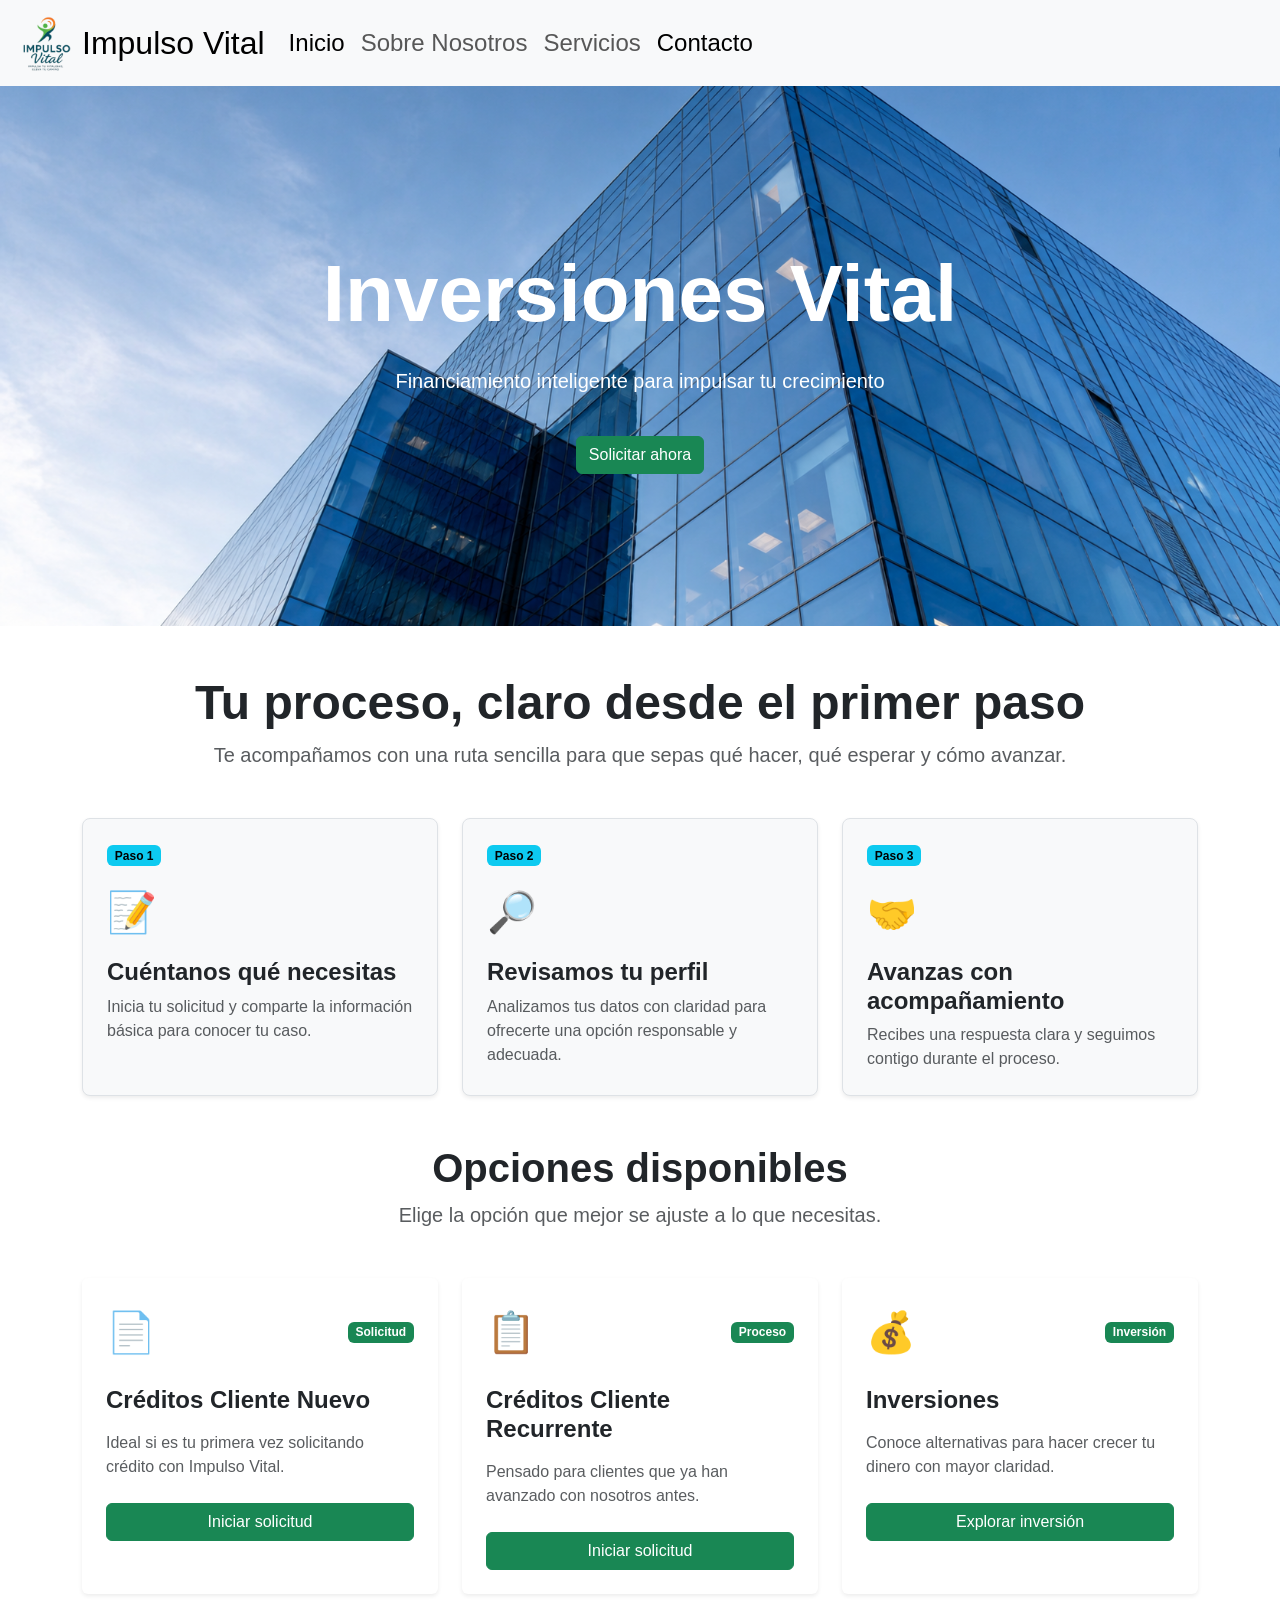
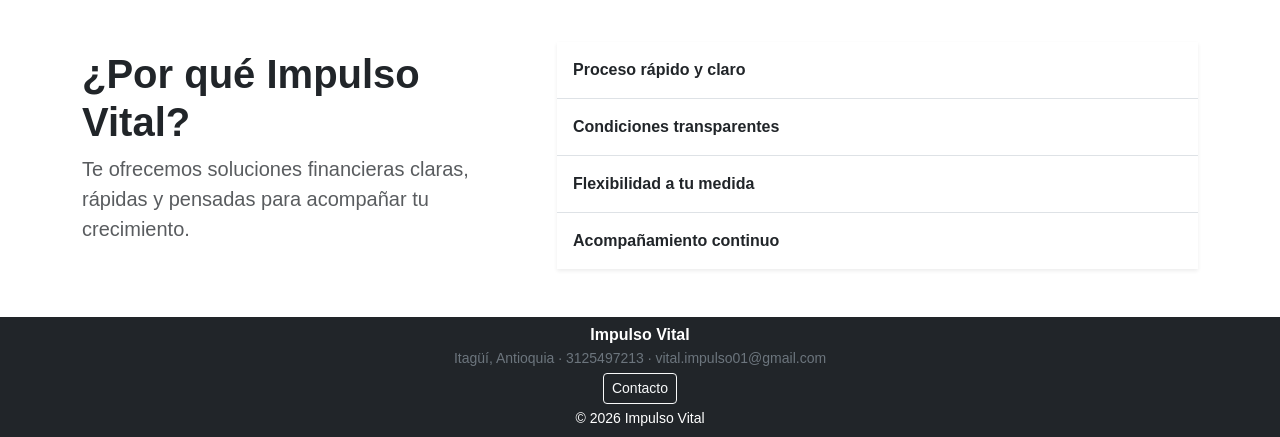
<file: Servicios/prestamos.html>
<!DOCTYPE html>
<html lang="es">

<head>
  <meta charset="UTF-8">
  <meta name="viewport" content="width=device-width, initial-scale=1.0">
  <title>Inversiones Vital | Préstamos Personales Rápidos en Medellín </title>
  <meta name="description" content="Accede a créditos flexibles con Impulso Vital. Préstamos personales con aprobación
    rápida, tasas claras y requisitos simples en Medellín.">

  <meta name="robots" content="noindex, nofollow">

  <link href="https://cdn.jsdelivr.net/npm/bootstrap@5.3.8/dist/css/bootstrap.min.css" rel="stylesheet">
  <link rel="stylesheet" href="../estilos-main.css">
</head>

<body>
  <header>

    <nav class="navbar navbar-expand-lg bg-body-tertiary">
      <div class="container-fluid">
        <a href="../index.html">
          <img src="../img/logo.png" alt="impulso vital logo" height="70">
        </a>
        <a class="navbar-brand fs-2" href="../index.html">Impulso Vital</a>
        <button class="navbar-toggler" type="button" data-bs-toggle="collapse" data-bs-target="#navbarSupportedContent"
          aria-controls="navbarSupportedContent" aria-expanded="false" aria-label="Toggle navigation">
          <span class="navbar-toggler-icon"></span>
        </button>
        <div class="collapse navbar-collapse" id="navbarSupportedContent">
          <ul class="navbar-nav me-auto mb-2 mb-lg-0">
            <li class="nav-item">
              <a class="nav-link active fs-4" aria-current="page" href="../index.html">Inicio</a>
            </li>
            <li class="nav-item">
              <a class="nav-link fs-4" href="../Paginas/sobre-nosotros.html">Sobre Nosotros</a>
            </li>
            <li class="nav-item dropdown">
              <a class="nav-link fs-4" href="../Paginas/servicios.html">Servicios</a>

            </li>
            <li class="nav-item">
              <a class="nav-link active fs-4" aria-current="page" href="../Paginas/contacto.html">Contacto</a>
            </li>
          </ul>

        </div>
      </div>
    </nav>
  </header>


  <main>

    <section class="hero heroprestamos d-flex justify-content-center align-items-center text-center">
      <div class="container">
        <h1 class="display-1 p-2 fw-bold">Inversiones Vital</h1>
        <p class="lead p-2">Financiamiento inteligente para impulsar tu crecimiento</p>

        <a href="../Paginas/contacto.html" class="btn btn-success mt-3">
          Solicitar ahora
        </a>
      </div>
    </section>

    <section class="container my-5">
      <div class="text-center mb-5">
        <h2 class="display-5 fw-bold">Tu proceso, claro desde el primer paso</h2>
        <p class="lead text-muted">
          Te acompañamos con una ruta sencilla para que sepas qué hacer, qué esperar y cómo avanzar.
        </p>
      </div>

      <div class="row g-4 align-items-stretch">

        <article class="col-12 col-lg-4">
          <div class="h-100 p-4 border rounded-3 shadow-sm bg-light">
            <span class="badge text-bg-info mb-3">Paso 1</span>
            <div class="fs-1 mb-3">📝</div>
            <h3 class="h4 fw-bold">Cuéntanos qué necesitas</h3>
            <p class="text-muted mb-0">
              Inicia tu solicitud y comparte la información básica para conocer tu caso.
            </p>
          </div>
        </article>

        <article class="col-12 col-lg-4">
          <div class="h-100 p-4 border rounded-3 shadow-sm bg-light">
            <span class="badge text-bg-info mb-3">Paso 2</span>
            <div class="fs-1 mb-3">🔎</div>
            <h3 class="h4 fw-bold">Revisamos tu perfil</h3>
            <p class="text-muted mb-0">
              Analizamos tus datos con claridad para ofrecerte una opción responsable y adecuada.
            </p>
          </div>
        </article>

        <article class="col-12 col-lg-4">
          <div class="h-100 p-4 border rounded-3 shadow-sm bg-light">
            <span class="badge text-bg-info mb-3">Paso 3</span>
            <div class="fs-1 mb-3">🤝</div>
            <h3 class="h4 fw-bold">Avanzas con acompañamiento</h3>
            <p class="text-muted mb-0">
              Recibes una respuesta clara y seguimos contigo durante el proceso.
            </p>
          </div>
        </article>

      </div>
    </section>


    <section class="container my-5">
      <div class="text-center mb-5">
        <h2 class="display-6 fw-bold">Opciones disponibles</h2>
        <p class="lead text-muted">
          Elige la opción que mejor se ajuste a lo que necesitas.
        </p>
      </div>

      <nav aria-label="Opciones disponibles">
        <ul class="row g-4 list-unstyled justify-content-center">

          <li class="col-12 col-lg-4">
            <a href="https://www.cognitoforms.com/VitalImpulse1/InversionesImpulsoVitalAperturaDeCliente"
              class="card text-decoration-none h-100 shadow-sm border-0" target="_blank" rel="noopener noreferrer">
              <div class="card-body p-4">

                <div class="d-flex align-items-center justify-content-between mb-4">
                  <span class="fs-1">📄</span>
                  <span class="badge text-bg-success">Solicitud</span>
                </div>

                <h3 class="card-title h4 fw-bold mb-3">Créditos Cliente Nuevo</h3>

                <p class="card-text text-muted mb-4">
                  Ideal si es tu primera vez solicitando crédito con Impulso Vital.
                </p>

                <span class="btn btn-success text-white w-100">
                  Iniciar solicitud
                </span>

              </div>
            </a>
          </li>

          <li class="col-12 col-lg-4">
            <a href="https://www.cognitoforms.com/VitalImpulse1/InversionesImpulsoVitalPortalClienteRecurrente"
              class="card text-decoration-none h-100 shadow-sm border-0" target="_blank" rel="noopener noreferrer">
              <div class="card-body p-4">

                <div class="d-flex align-items-center justify-content-between mb-4">
                  <span class="fs-1">📋</span>
                  <span class="badge text-bg-success">Proceso</span>
                </div>

                <h3 class="card-title h4 fw-bold mb-3">Créditos Cliente Recurrente</h3>

                <p class="card-text text-muted mb-4">
                  Pensado para clientes que ya han avanzado con nosotros antes.
                </p>

                <span class="btn btn-success text-white w-100">
                  Iniciar solicitud
                </span>

              </div>
            </a>
          </li>

          <li class="col-12 col-lg-4">
            <a href="https://www.cognitoforms.com/VitalImpulse1/SolicitudDeInversi%C3%B3nInversionesImpulsoVital"
              class="card text-decoration-none h-100 shadow-sm border-0" target="_blank" rel="noopener noreferrer">
              <div class="card-body p-4">

                <div class="d-flex align-items-center justify-content-between mb-4">
                  <span class="fs-1">💰</span>
                  <span class="badge text-bg-success">Inversión</span>
                </div>

                <h3 class="card-title h4 fw-bold mb-3">Inversiones</h3>

                <p class="card-text text-muted mb-4">
                  Conoce alternativas para hacer crecer tu dinero con mayor claridad.
                </p>

                <span class="btn btn-success text-white w-100">
                  Explorar inversión
                </span>

              </div>
            </a>
          </li>

        </ul>
      </nav>
    </section>


    <section class="container my-5">
      <div class="row align-items-center g-4">

        <div class="col-12 col-lg-5">
          <h2 class="display-6 fw-bold">¿Por qué Impulso Vital?</h2>
          <p class="lead text-muted">
            Te ofrecemos soluciones financieras claras, rápidas y pensadas para acompañar tu crecimiento.
          </p>
        </div>

        <div class="col-12 col-lg-7">
          <ul class="list-group list-group-flush shadow-sm">

            <li class="list-group-item py-3 ">
              <strong>Proceso rápido y claro</strong>
            </li>

            <li class="list-group-item py-3 ">
              <strong>Condiciones transparentes</strong>
            </li>

            <li class="list-group-item py-3 ">
              <strong>Flexibilidad a tu medida</strong>
            </li>

            <li class="list-group-item py-3 ">
              <strong>Acompañamiento continuo</strong>
            </li>

          </ul>
        </div>

      </div>
    </section>

  </main>





  <footer class="bg-dark text-white py-2">
    <div class="container text-center">

      <h6 class="fw-bold mb-1">Impulso Vital</h6>

      <address id="info-contacto" class="text-secondary mb-1 small">
        Itagüí, Antioquia · 3125497213 · vital.impulso01@gmail.com
      </address>

      <a href="../Paginas/contacto.html" class="btn btn-outline-light btn-sm py-1 px-2 mb-1">
        Contacto
      </a>

      <p class="mb-0 small">
        &copy; 2026 Impulso Vital
      </p>

    </div>
  </footer>
</body>

</html>
</file>
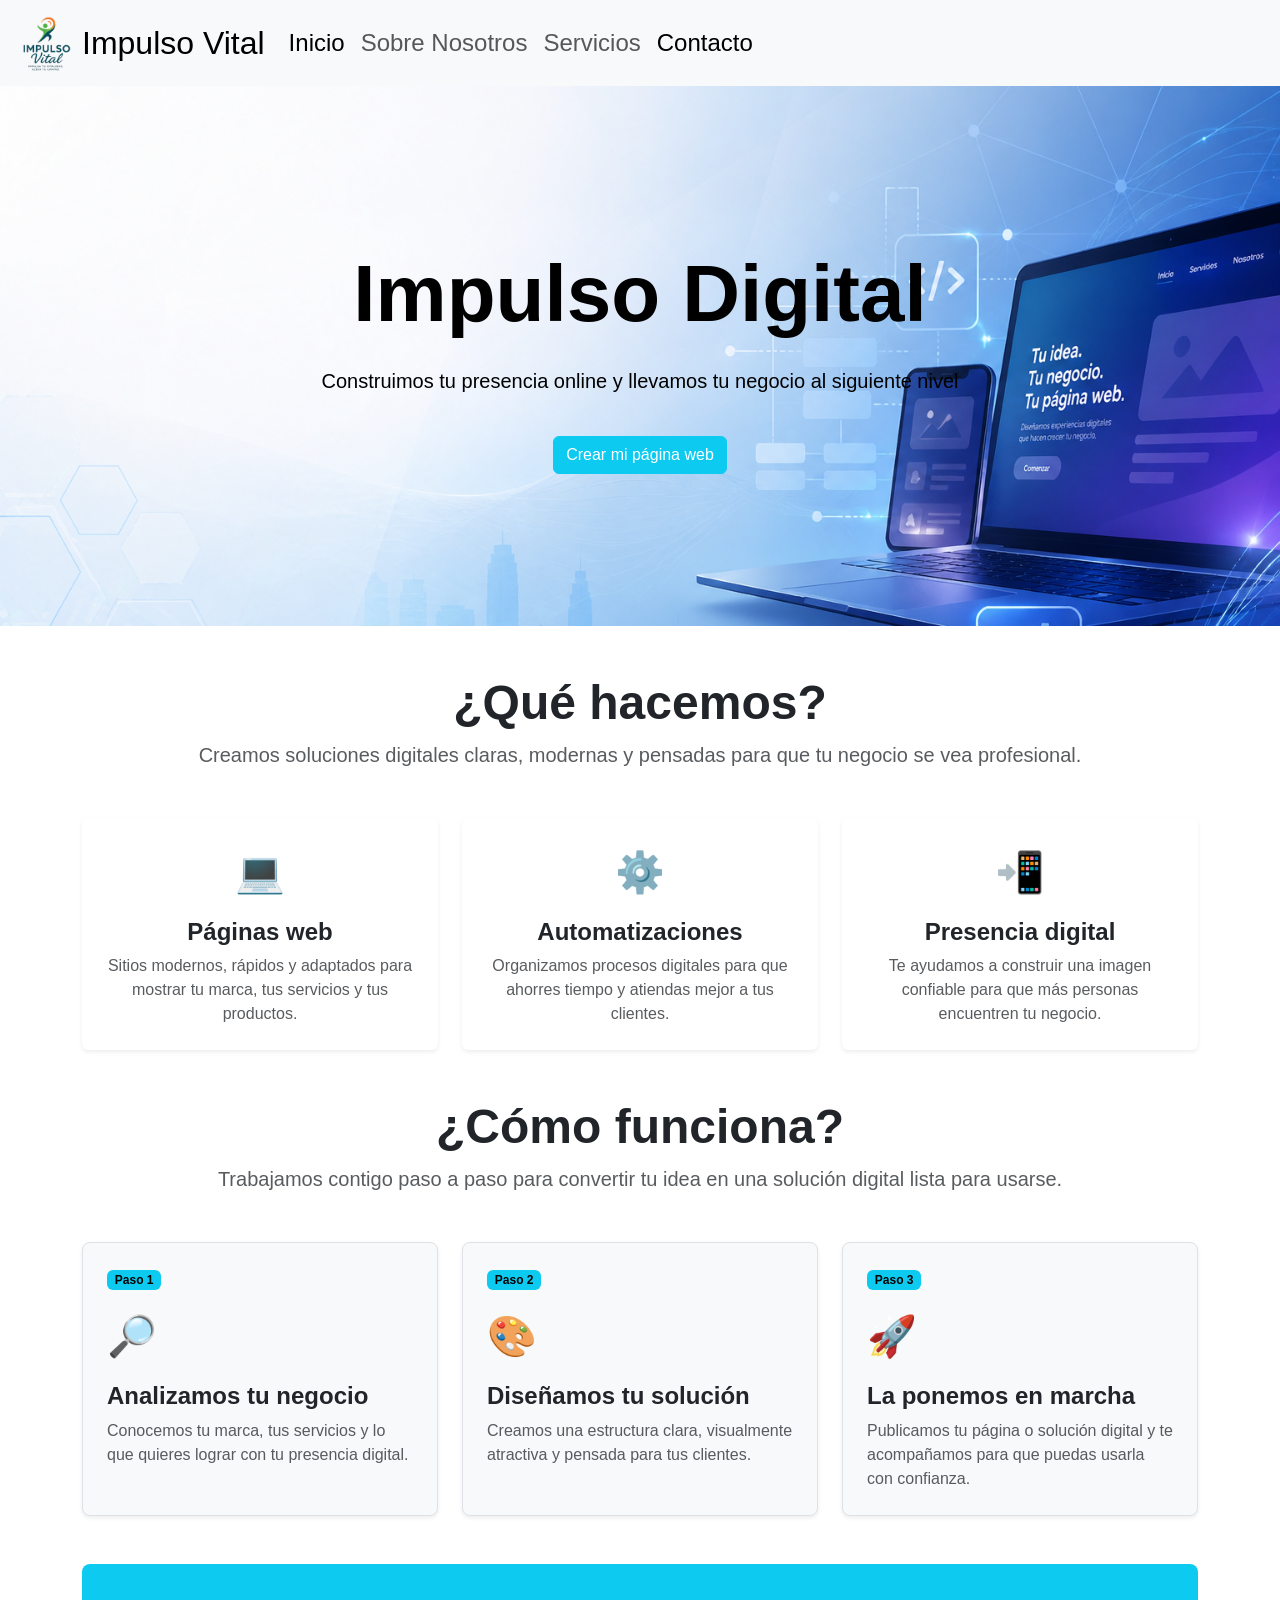
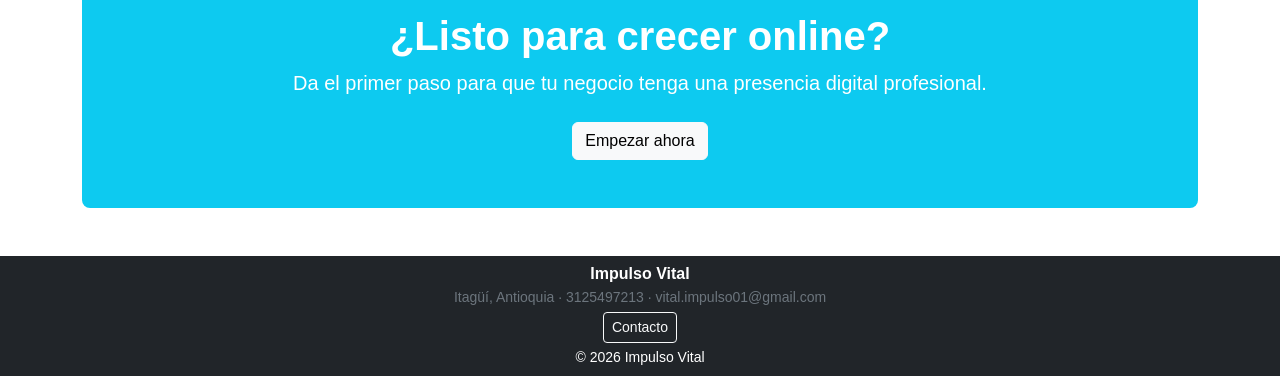
<file: Servicios/sitios-web.html>
<!DOCTYPE html>
<html lang="es">

<head>
  <meta charset="UTF-8">
  <meta name="viewport" content="width=device-width, initial-scale=1.0">
  <title>Impulso Digital | Creación de Páginas Web Profesionales </title>
  <meta name="description" content="Diseño y desarrollo de sitios web para emprendedores y negocios. Páginas rápidas,
    modernas y que venden. Cotiza con Impulso Digital.">

  <meta name="robots" content="noindex, nofollow">

  <link href="https://cdn.jsdelivr.net/npm/bootstrap@5.3.8/dist/css/bootstrap.min.css" rel="stylesheet">
  <link rel="stylesheet" href="../estilos-main.css">
</head>

<body class="d-flex flex-column min-vh-100">
  <header>

    <nav class="navbar navbar-expand-lg bg-body-tertiary">
      <div class="container-fluid">
        <a href="../index.html">
          <img src="../img/logo.png" alt="impulso vital logo" height="70">
        </a>
        <a class="navbar-brand fs-2" href="../index.html">Impulso Vital</a>
        <button class="navbar-toggler" type="button" data-bs-toggle="collapse" data-bs-target="#navbarSupportedContent"
          aria-controls="navbarSupportedContent" aria-expanded="false" aria-label="Toggle navigation">
          <span class="navbar-toggler-icon"></span>
        </button>
        <div class="collapse navbar-collapse" id="navbarSupportedContent">
          <ul class="navbar-nav me-auto mb-2 mb-lg-0">
            <li class="nav-item">
              <a class="nav-link active fs-4" aria-current="page" href="../index.html">Inicio</a>
            </li>
            <li class="nav-item">
              <a class="nav-link fs-4" href="../Paginas/sobre-nosotros.html">Sobre Nosotros</a>
            </li>
            <li class="nav-item dropdown">
              <a class="nav-link fs-4" href="../Paginas/servicios.html">Servicios</a>

            </li>
            <li class="nav-item">
              <a class="nav-link active fs-4" aria-current="page" href="../Paginas/contacto.html">Contacto</a>
            </li>
          </ul>

        </div>
      </div>
    </nav>
  </header>
  <main class="flex-grow-1">

    <section class="hero herowebsites d-flex justify-content-center align-items-center text-center">
      <div class="container">
        <h1 class="display-1 fw-bold p-2 text-black">Impulso Digital</h1>

        <p class="lead p-2 text-black">
          Construimos tu presencia online y llevamos tu negocio al siguiente nivel
        </p>

        <a href="../Paginas/contacto.html" class="btn btn-info text-white mt-3">
          Crear mi página web
        </a>
      </div>
    </section>

    <section class="container my-5">
      <div class="text-center mb-5">
        <h2 class="display-5 fw-bold">¿Qué hacemos?</h2>
        <p class="lead text-muted">
          Creamos soluciones digitales claras, modernas y pensadas para que tu negocio se vea profesional.
        </p>
      </div>

      <div class="row g-4">

        <article class="col-12 col-md-6 col-lg-4">
          <div class="card h-100 text-center shadow-sm border-0">
            <div class="card-body p-4">
              <span class="fs-1 d-block mb-3">💻</span>
              <h3 class="h4 fw-bold">Páginas web</h3>
              <p class="text-muted mb-0">
                Sitios modernos, rápidos y adaptados para mostrar tu marca, tus servicios y tus productos.
              </p>
            </div>
          </div>
        </article>

        <article class="col-12 col-md-6 col-lg-4">
          <div class="card h-100 text-center shadow-sm border-0">
            <div class="card-body p-4">
              <span class="fs-1 d-block mb-3">⚙️</span>
              <h3 class="h4 fw-bold">Automatizaciones</h3>
              <p class="text-muted mb-0">
                Organizamos procesos digitales para que ahorres tiempo y atiendas mejor a tus clientes.
              </p>
            </div>
          </div>
        </article>

        <article class="col-12 col-md-6 col-lg-4">
          <div class="card h-100 text-center shadow-sm border-0">
            <div class="card-body p-4">
              <span class="fs-1 d-block mb-3">📲</span>
              <h3 class="h4 fw-bold">Presencia digital</h3>
              <p class="text-muted mb-0">
                Te ayudamos a construir una imagen confiable para que más personas encuentren tu negocio.
              </p>
            </div>
          </div>
        </article>

      </div>
    </section>

    <section class="container my-5">
      <div class="text-center mb-5">
        <h2 class="display-5 fw-bold">¿Cómo funciona?</h2>
        <p class="lead text-muted">
          Trabajamos contigo paso a paso para convertir tu idea en una solución digital lista para usarse.
        </p>
      </div>

      <div class="row g-4">

        <article class="col-12 col-lg-4">
          <div class="h-100 p-4 border rounded-3 shadow-sm bg-light">
            <span class="badge text-bg-info mb-3">Paso 1</span>
            <div class="fs-1 mb-3">🔎</div>
            <h3 class="h4 fw-bold">Analizamos tu negocio</h3>
            <p class="text-muted mb-0">
              Conocemos tu marca, tus servicios y lo que quieres lograr con tu presencia digital.
            </p>
          </div>
        </article>

        <article class="col-12 col-lg-4">
          <div class="h-100 p-4 border rounded-3 shadow-sm bg-light">
            <span class="badge text-bg-info mb-3">Paso 2</span>
            <div class="fs-1 mb-3">🎨</div>
            <h3 class="h4 fw-bold">Diseñamos tu solución</h3>
            <p class="text-muted mb-0">
              Creamos una estructura clara, visualmente atractiva y pensada para tus clientes.
            </p>
          </div>
        </article>

        <article class="col-12 col-lg-4">
          <div class="h-100 p-4 border rounded-3 shadow-sm bg-light">
            <span class="badge text-bg-info mb-3">Paso 3</span>
            <div class="fs-1 mb-3">🚀</div>
            <h3 class="h4 fw-bold">La ponemos en marcha</h3>
            <p class="text-muted mb-0">
              Publicamos tu página o solución digital y te acompañamos para que puedas usarla con confianza.
            </p>
          </div>
        </article>

      </div>
    </section>

    <section class="container my-5">
      <div class="bg-info text-white text-center rounded-3 p-5">
        <h2 class="display-6 fw-bold">¿Listo para crecer online?</h2>
        <p class="lead mb-4">
          Da el primer paso para que tu negocio tenga una presencia digital profesional.
        </p>

        <a href="../Paginas/contacto.html" class="btn btn-light">
          Empezar ahora
        </a>
      </div>
    </section>

  </main>



  <footer class="bg-dark text-white py-2">
    <div class="container text-center">

      <h6 class="fw-bold mb-1">Impulso Vital</h6>

      <address id="info-contacto" class="text-secondary mb-1 small">
        Itagüí, Antioquia · 3125497213 · vital.impulso01@gmail.com
      </address>

      <a href="../Paginas/contacto.html" class="btn btn-outline-light btn-sm py-1 px-2 mb-1">
        Contacto
      </a>

      <p class="mb-0 small">
        &copy; 2026 Impulso Vital
      </p>

    </div>
  </footer>
</body>

</html>
</file>
<file: estilos-main.css>
body{
    font-family: 'Segoe UI', Tahoma, Geneva, Verdana, sans-serif;
    

}


.hero {
  background-image: url(img/impulsovitaltodo.png);
  background-size: cover;
  background-position: center;
  height: 60vh;
  color: white;
}

.heroservicios {
  background-image: url(img/fondoservicios1.png);
  background-size: cover;
  background-position: center;
  height: 30vh;
  color: white;
}

.heroentrenamiento{
   background-image: url(img/entrenamiento2.jpg);
  background-size: cover;
  background-position: center;
  height: 60vh; 
  
}

.heroingles{
   background-image: url(img/servicioingles.png);
  background-size: cover;
  background-position: center;
  height: 60vh; 
  }

  .heroprestamos{
   background-image: url(img/prestamosback2.png);
  background-size: cover;
  background-position: center;
  height: 60vh; 
  }

    .herowebsites{
   background-image: url(img/websitesback.png);
  background-size: cover;
  background-position: center;
  height: 60vh; 
  }

.icon-circle {
  width: 90px;
  height: 90px;
}

.bg-orange {
  background-color: #fd7e14;
}

.btn-orange {
  background-color: #fd7e14;
  color: white;
  border: 1px solid #fd7e14;
}

.btn-orange:hover {
  background-color: #e96b08;
  color: white;
}

.text-orange {
  color: #fd7e14 !important;
}

.movimiento {
  transition: all 0.3s ease;
}

.movimiento:hover {
  background-color: #e3f2fd; 
  color: #0d47a1;             
}
</file>
